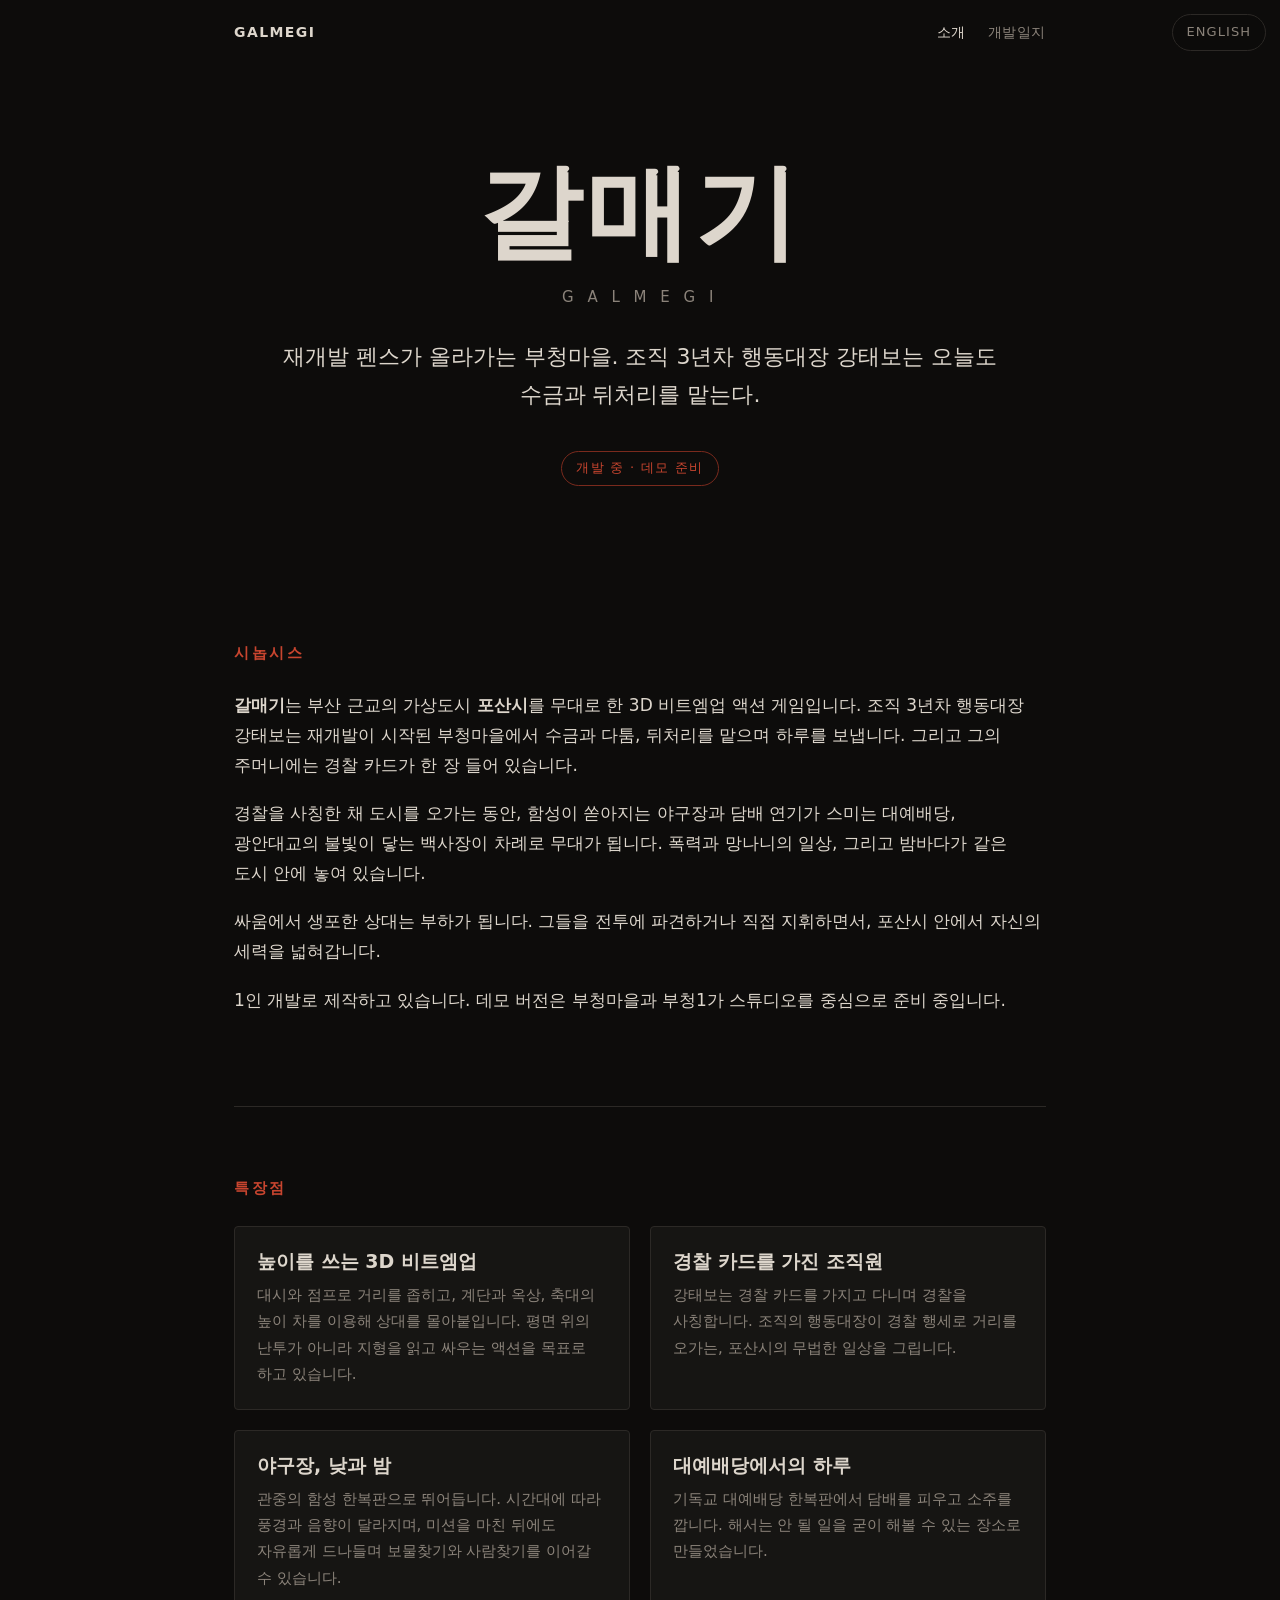
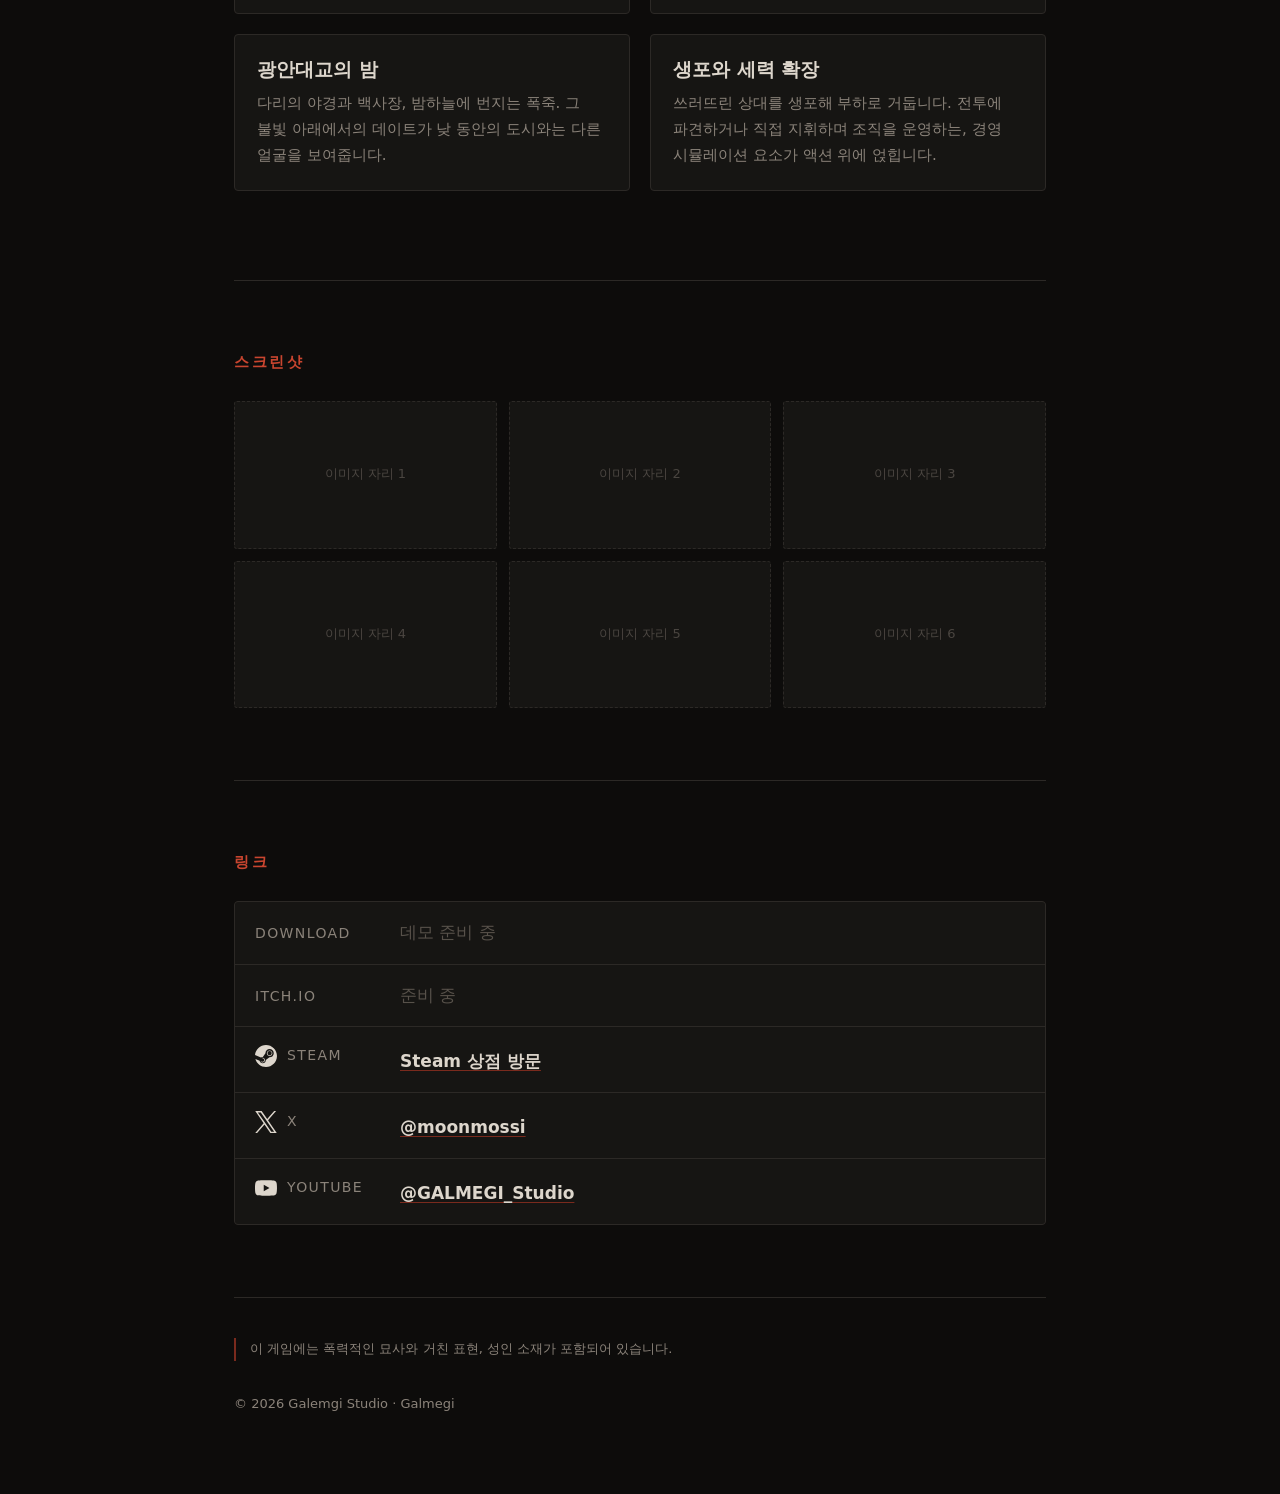
<file: index.html>
<!DOCTYPE html>
<html lang="ko">
<head>
<meta charset="utf-8">
<meta name="viewport" content="width=device-width, initial-scale=1">
<title>Galmegi / 갈매기</title>
<meta name="description" content="부산 근교의 가상도시 포산시를 무대로 한 3D 비트엠업 액션 게임. 1인 개발 중.">
<meta property="og:title" content="Galmegi / 갈매기">
<meta property="og:description" content="부산 근교의 가상도시 포산시를 무대로 한 3D 비트엠업 액션 게임. 1인 개발 중.">
<meta property="og:type" content="website">
<!-- 대표 이미지가 정해지면 아래 주석을 풀고 파일명을 넣을 것 (SNS 공유 썸네일)
<meta property="og:image" content="https://moonmossi.github.io/galmegi-site/img/hero.webp"> -->
<link rel="stylesheet" href="style.css">
</head>
<body>

<!-- 한/영 전환. 스크립트 없이 체크박스 + CSS 로만 동작한다. -->
<input type="checkbox" id="lang-en" hidden>
<label for="lang-en" class="lang-toggle"><span class="ko">ENGLISH</span><span class="en">한국어</span></label>

<div class="wrap">

  <nav class="site-nav">
    <span class="brand">GALMEGI</span>
    <a href="index.html" aria-current="page"><span class="ko">소개</span><span class="en">About</span></a>
    <a href="devlog.html"><span class="ko">개발일지</span><span class="en">Devlog</span></a>
  </nav>

  <header class="hero">
    <h1>갈매기</h1>
    <p class="sub">G A L M E G I</p>

    <!-- 로그라인 초안. 문구는 다듬어 쓸 것. -->
    <p class="logline">
      <span class="ko">재개발 펜스가 올라가는 부청마을. 조직 3년차 행동대장 강태보는 오늘도 수금과 뒤처리를 맡는다.</span>
      <span class="en">Bucheong Village, where the redevelopment fences are going up. Taebo Kang, three years an enforcer, spends another day on collections and cleanup.</span>
    </p>

    <p class="status">
      <span class="ko">개발 중 · 데모 준비</span>
      <span class="en">In development · demo in progress</span>
    </p>
  </header>

  <!-- ══ 시놉시스 ═══════════════════════════════════════ -->
  <section>
    <h2><span class="ko">시놉시스</span><span class="en">Synopsis</span></h2>
    <p>
      <span class="ko"><strong>갈매기</strong>는 부산 근교의 가상도시 <strong>포산시</strong>를 무대로 한 3D 비트엠업 액션 게임입니다.
        조직 3년차 행동대장 강태보는 재개발이 시작된 부청마을에서 수금과 다툼, 뒤처리를 맡으며 하루를 보냅니다.
        그리고 그의 주머니에는 경찰 카드가 한 장 들어 있습니다.</span>
      <span class="en"><strong>Galmegi</strong> is a 3D beat ’em up set in <strong>Pusan City</strong>, a fictional city on the outskirts of Busan.
        Taebo Kang, three years an enforcer, spends his days on collections, fights, and cleanup in Bucheong Village, where redevelopment has just begun.
        And in his pocket, he carries a police ID.</span>
    </p>
    <p>
      <span class="ko">경찰을 사칭한 채 도시를 오가는 동안, 함성이 쏟아지는 야구장과 담배 연기가 스미는 대예배당,
        광안대교의 불빛이 닿는 백사장이 차례로 무대가 됩니다. 폭력과 망나니의 일상, 그리고 밤바다가 같은 도시 안에 놓여 있습니다.</span>
      <span class="en">Passing himself off as an officer, he moves through a stadium roaring with fans, a grand sanctuary filling with cigarette smoke,
        and a beach touched by the lights of Gwangandaegyo Bridge. Violence, reckless living, and the night sea all sit inside the same city.</span>
    </p>
    <p>
      <span class="ko">싸움에서 생포한 상대는 부하가 됩니다. 그들을 전투에 파견하거나 직접 지휘하면서, 포산시 안에서 자신의 세력을 넓혀갑니다.</span>
      <span class="en">Anyone taken alive in a fight joins your crew. Dispatch them into battle or command them yourself, and expand your own power within Pusan City.</span>
    </p>
    <p>
      <span class="ko">1인 개발로 제작하고 있습니다. 데모 버전은 부청마을과 부청1가 스튜디오를 중심으로 준비 중입니다.</span>
      <span class="en">Developed by one person. The demo build is being prepared around Bucheong Village and the Bucheong 1-ga studio.</span>
    </p>
  </section>

  <!-- ══ 특장점 ═════════════════════════════════════════ -->
  <section>
    <h2><span class="ko">특장점</span><span class="en">Features</span></h2>
    <ul class="features">
      <li>
        <h3><span class="ko">높이를 쓰는 3D 비트엠업</span><span class="en">A 3D beat ’em up that uses height</span></h3>
        <p><span class="ko">대시와 점프로 거리를 좁히고, 계단과 옥상, 축대의 높이 차를 이용해 상대를 몰아붙입니다.
             평면 위의 난투가 아니라 지형을 읽고 싸우는 액션을 목표로 하고 있습니다.</span>
           <span class="en">Close the distance with dashes and jumps, and press your opponent using the height of stairs, rooftops, and retaining walls.
             The aim is combat that reads the terrain, rather than a brawl on a flat plane.</span></p>
      </li>
      <li>
        <h3><span class="ko">경찰 카드를 가진 조직원</span><span class="en">An enforcer with a police ID</span></h3>
        <p><span class="ko">강태보는 경찰 카드를 가지고 다니며 경찰을 사칭합니다.
             조직의 행동대장이 경찰 행세로 거리를 오가는, 포산시의 무법한 일상을 그립니다.</span>
           <span class="en">Taebo Kang carries a police ID and passes himself off as an officer.
             The game depicts the lawless ordinary life of Pusan City, where a gang enforcer can walk the streets playing cop.</span></p>
      </li>
      <li>
        <h3><span class="ko">야구장, 낮과 밤</span><span class="en">The stadium, day and night</span></h3>
        <p><span class="ko">관중의 함성 한복판으로 뛰어듭니다. 시간대에 따라 풍경과 음향이 달라지며,
             미션을 마친 뒤에도 자유롭게 드나들며 보물찾기와 사람찾기를 이어갈 수 있습니다.</span>
           <span class="en">Step into the middle of the crowd’s roar. Scenery and sound change with the time of day,
             and once the mission is over you can return freely to keep hunting for treasure and searching for people.</span></p>
      </li>
      <li>
        <h3><span class="ko">대예배당에서의 하루</span><span class="en">A day in the sanctuary</span></h3>
        <p><span class="ko">기독교 대예배당 한복판에서 담배를 피우고 소주를 깝니다.
             해서는 안 될 일을 굳이 해볼 수 있는 장소로 만들었습니다.</span>
           <span class="en">Light a cigarette and crack open a bottle of soju in the middle of a grand Christian sanctuary.
             We built it as a place where you can go out of your way to do what you are not supposed to do.</span></p>
      </li>
      <li>
        <h3><span class="ko">광안대교의 밤</span><span class="en">A night beneath Gwangandaegyo</span></h3>
        <p><span class="ko">다리의 야경과 백사장, 밤하늘에 번지는 폭죽.
             그 불빛 아래에서의 데이트가 낮 동안의 도시와는 다른 얼굴을 보여줍니다.</span>
           <span class="en">The bridge at night, the sand, and fireworks spreading across the sky.
             A date beneath those lights shows a different face of the city than the one you see by day.</span></p>
      </li>
      <li>
        <h3><span class="ko">생포와 세력 확장</span><span class="en">Capture and expansion</span></h3>
        <p><span class="ko">쓰러뜨린 상대를 생포해 부하로 거둡니다.
             전투에 파견하거나 직접 지휘하며 조직을 운영하는, 경영 시뮬레이션 요소가 액션 위에 얹힙니다.</span>
           <span class="en">Take the ones you knock down alive and bring them into your crew.
             A management layer sits on top of the action: dispatch them into battle or command them yourself as your organization grows.</span></p>
      </li>
    </ul>
  </section>

  <!-- ══ 스크린샷 ══════════════════════════════════════
       실제 이미지를 넣을 때: 아래 <li class="slot"> 를 이 형태로 교체.
       <li><a href="img/파일.webp"><img src="img/파일.webp" alt="설명" loading="lazy"></a></li>
       원본은 ...\Desktop\Godot\스크린샷\ 에 있고, 긴 변 1600px / WebP 로 변환해 img/ 에 넣을 것. -->
  <section>
    <h2><span class="ko">스크린샷</span><span class="en">Screenshots</span></h2>
    <ul class="shots">
      <li class="slot">이미지 자리 1</li>
      <li class="slot">이미지 자리 2</li>
      <li class="slot">이미지 자리 3</li>
      <li class="slot">이미지 자리 4</li>
      <li class="slot">이미지 자리 5</li>
      <li class="slot">이미지 자리 6</li>
    </ul>
  </section>

  <!-- ══ 링크 ══════════════════════════════════════════
       정해지면 <span class="pending"> 을 <a href="..."> 로 교체.
       빈 링크(href="#")는 두지 말 것. -->
  <section>
    <h2><span class="ko">링크</span><span class="en">Links</span></h2>
    <ul class="links">
      <li>
        <span class="label">DOWNLOAD</span>
        <span class="pending"><span class="ko">데모 준비 중</span><span class="en">Demo in progress</span></span>
      </li>
      <li>
        <span class="label">ITCH.IO</span>
        <span class="pending"><span class="ko">준비 중</span><span class="en">Coming soon</span></span>
      </li>
      <li>
        <span class="label"><img class="link-icon" src="img/steam.svg" width="22" height="22" alt="">STEAM</span>
        <a href="https://store.steampowered.com/app/4889070/_/?beta=0"><span class="ko">Steam 상점 방문</span><span class="en">Visit Steam store</span></a>
      </li>
      <li>
        <span class="label"><img class="link-icon" src="img/x.svg" width="22" height="22" alt="">X</span>
        <a href="https://x.com/moonmossi">@moonmossi</a>
      </li>
      <li>
        <span class="label"><img class="link-icon" src="img/youtube.svg" width="22" height="22" alt="">YOUTUBE</span>
        <a href="https://www.youtube.com/@GALMEGI_Studio">@GALMEGI_Studio</a>
      </li>
    </ul>
  </section>

  <footer>
    <p class="notice">
      <span class="ko">이 게임에는 폭력적인 묘사와 거친 표현, 성인 소재가 포함되어 있습니다.</span>
      <span class="en">This game contains graphic violence, strong language, and adult themes.</span>
    </p>
    <p>© 2026 Galemgi Studio · Galmegi</p>
  </footer>

</div>
</body>
</html>
</file>
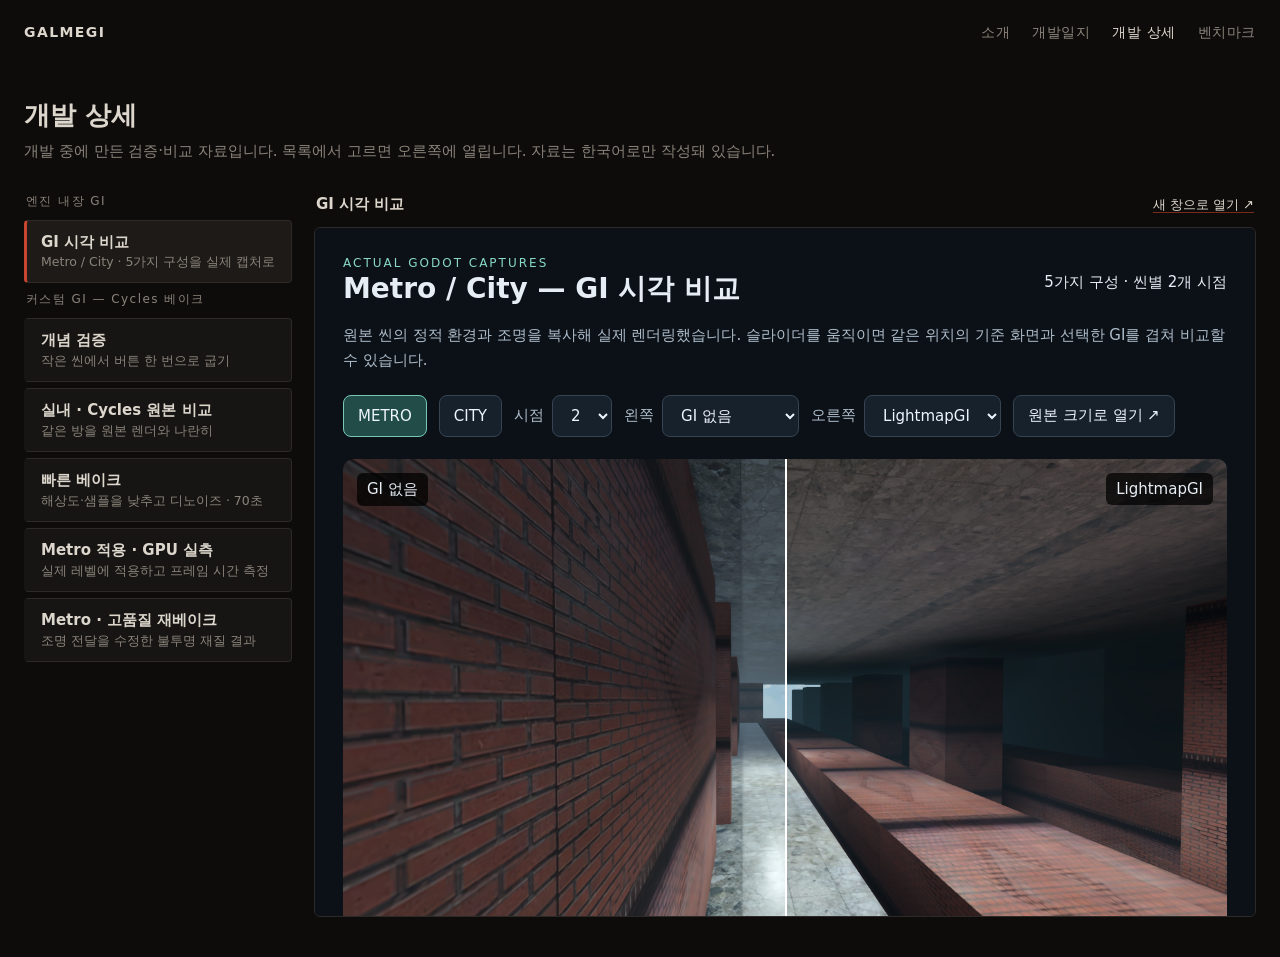
<file: dev/index.html>
<!DOCTYPE html>
<html lang="ko">
<head>
<meta charset="utf-8">
<meta name="viewport" content="width=device-width, initial-scale=1">
<title>개발 상세 — Galmegi</title>
<meta name="description" content="Galmegi 개발 과정에서 만든 검증·비교 자료 모음.">
<link rel="stylesheet" href="../style.css">
<style>
/* 이 페이지는 비교 자료를 넓게 띄워야 해서 공용 .wrap(860px)을 쓰지 않는다. */
.lab-wrap { max-width: 1500px; margin: 0 auto; padding: 0 24px; }

.lab-head { padding: 34px 0 26px; }
.lab-head h1 { margin: 0 0 6px; font-size: 26px; }
.lab-head p { margin: 0; color: var(--text-dim); font-size: 15px; }

/* 목록(왼쪽) + 본문(오른쪽) */
.lab { display: grid; grid-template-columns: 268px 1fr; gap: 22px; padding-bottom: 40px; }

.lab-list { align-self: start; position: sticky; top: 20px; }
.lab-group {
  margin: 0 0 8px; padding-left: 2px;
  font-size: 12px; letter-spacing: .12em; color: var(--text-dim);
}
.lab-group + .lab-group { margin-top: 22px; }
.lab-list a {
  display: block; padding: 11px 14px; margin-bottom: 6px;
  border: 1px solid var(--line); border-left: 3px solid transparent; border-radius: 4px;
  background: var(--bg-raised); text-decoration: none; line-height: 1.45;
}
.lab-list a:hover { border-color: var(--accent-dim); border-left-color: var(--accent-dim); }
.lab-list a[aria-current="true"] { border-left-color: var(--accent); background: #1d1a17; }
.lab-list .t { display: block; font-size: 15px; font-weight: 600; }
.lab-list .d { display: block; font-size: 12.5px; color: var(--text-dim); }

.lab-view { min-width: 0; }
.lab-bar {
  display: flex; align-items: baseline; gap: 16px;
  padding: 0 2px 10px;
  font-size: 13px; color: var(--text-dim);
}
.lab-bar .now { margin-right: auto; color: var(--text); font-size: 15px; font-weight: 600; }
.lab-bar a { white-space: nowrap; }
.lab-view iframe {
  display: block; width: 100%; height: calc(100vh - 210px); min-height: 540px;
  border: 1px solid var(--line); border-radius: 6px; background: #101217;
}

/* JS가 없으면 목록이 그냥 링크 모음으로 동작한다. */
.no-js .lab { grid-template-columns: 1fr; }
.no-js .lab-view { display: none; }

@media (max-width: 900px) {
  .lab { grid-template-columns: 1fr; }
  .lab-list { position: static; }
  .lab-view iframe { height: 72vh; min-height: 420px; }
}
@media (max-width: 1120px) {
  .lab-head { padding-top: 20px; }
}
</style>
</head>
<body class="no-js">

<div class="lab-wrap">

  <nav class="site-nav">
    <span class="brand">GALMEGI</span>
    <a href="../index.html"><span class="ko">소개</span><span class="en">About</span></a>
    <a href="../devlog.html"><span class="ko">개발일지</span><span class="en">Devlog</span></a>
    <a href="index.html" aria-current="page"><span class="ko">개발 상세</span><span class="en">Dev Details</span></a>
    <a href="../benchmark/index.html"><span class="ko">벤치마크</span><span class="en">Benchmark</span></a>
  </nav>

  <div class="lab-head">
    <h1>개발 상세</h1>
    <p>개발 중에 만든 검증·비교 자료입니다. 목록에서 고르면 오른쪽에 열립니다. 자료는 한국어로만 작성돼 있습니다.</p>
  </div>

  <div class="lab">

    <!-- ═══════════════════════════════════════════════════════════════
         자료 추가하는 법: 이 목록 안에 아래 블록을 붙여넣으면 끝.
         JS가 <a> 를 자동으로 훑으므로 스크립트는 고칠 필요가 없다.

           <a id="영문이름" href="경로" data-src="경로">
             <span class="t">제목</span>
             <span class="d">한 줄 설명</span>
           </a>

         · href 와 data-src 에 같은 값을 넣는다.
           href 는 JS가 없을 때, data-src 는 오른쪽에 띄울 때 쓴다.
         · 경로는 이 파일(dev/index.html) 기준 상대경로.
         · id 는 주소 끝에 #영문이름 으로 붙어 링크 공유에 쓰인다.
         · 새 분류를 만들려면 <p class="lab-group">분류명</p> 을 앞에 둔다.
         · 끼워 넣는 페이지가 자체 사이트 메뉴를 갖고 있으면
           그 페이지에서 self!==top 일 때 메뉴를 숨겨야 액자 속 액자가 안 된다.
           (gi-comparison/index.html 맨 아래 참고)
         ═══════════════════════════════════════════════════════════════ -->
    <nav class="lab-list" id="list" aria-label="자료 목록">

      <p class="lab-group">엔진 내장 GI</p>
      <a id="engine" href="../gi-comparison/index.html" data-src="../gi-comparison/index.html">
        <span class="t">GI 시각 비교</span>
        <span class="d">Metro / City · 5가지 구성을 실제 캡처로</span>
      </a>

      <p class="lab-group">커스텀 GI — Cycles 베이크</p>
      <a id="demo" href="gi/demo/compare.html" data-src="gi/demo/compare.html">
        <span class="t">개념 검증</span>
        <span class="d">작은 씬에서 버튼 한 번으로 굽기</span>
      </a>
      <a id="interior" href="gi/interior/compare.html" data-src="gi/interior/compare.html">
        <span class="t">실내 · Cycles 원본 비교</span>
        <span class="d">같은 방을 원본 렌더와 나란히</span>
      </a>
      <a id="fast" href="gi/fast/compare.html" data-src="gi/fast/compare.html">
        <span class="t">빠른 베이크</span>
        <span class="d">해상도·샘플을 낮추고 디노이즈 · 70초</span>
      </a>
      <a id="metro" href="gi/metro/compare.html" data-src="gi/metro/compare.html">
        <span class="t">Metro 적용 · GPU 실측</span>
        <span class="d">실제 레벨에 적용하고 프레임 시간 측정</span>
      </a>
      <a id="metro-quality" href="gi/metro_quality/compare.html" data-src="gi/metro_quality/compare.html">
        <span class="t">Metro · 고품질 재베이크</span>
        <span class="d">조명 전달을 수정한 불투명 재질 결과</span>
      </a>

    </nav>

    <div class="lab-view">
      <div class="lab-bar">
        <span class="now" id="now"></span>
        <a id="open" href="" target="_blank" rel="noopener">새 창으로 열기 ↗</a>
      </div>
      <iframe id="view" title="선택한 자료"></iframe>
    </div>

  </div>
</div>

<script>
document.body.classList.remove('no-js');

const items = [...document.querySelectorAll('#list a')];
const view = document.getElementById('view');

function show(item, push) {
  items.forEach(a => a.setAttribute('aria-current', String(a === item)));
  view.src = item.dataset.src;
  document.getElementById('open').href = item.dataset.src;
  document.getElementById('now').textContent = item.querySelector('.t').textContent;
  if (push && location.hash !== '#' + item.id) history.pushState(null, '', '#' + item.id);
}

function fromHash() {
  show(items.find(a => a.id === location.hash.slice(1)) || items[0], false);
}

items.forEach(a => a.addEventListener('click', e => { e.preventDefault(); show(a, true); }));
addEventListener('popstate', fromHash);
fromHash();
</script>

</body>
</html>
</file>
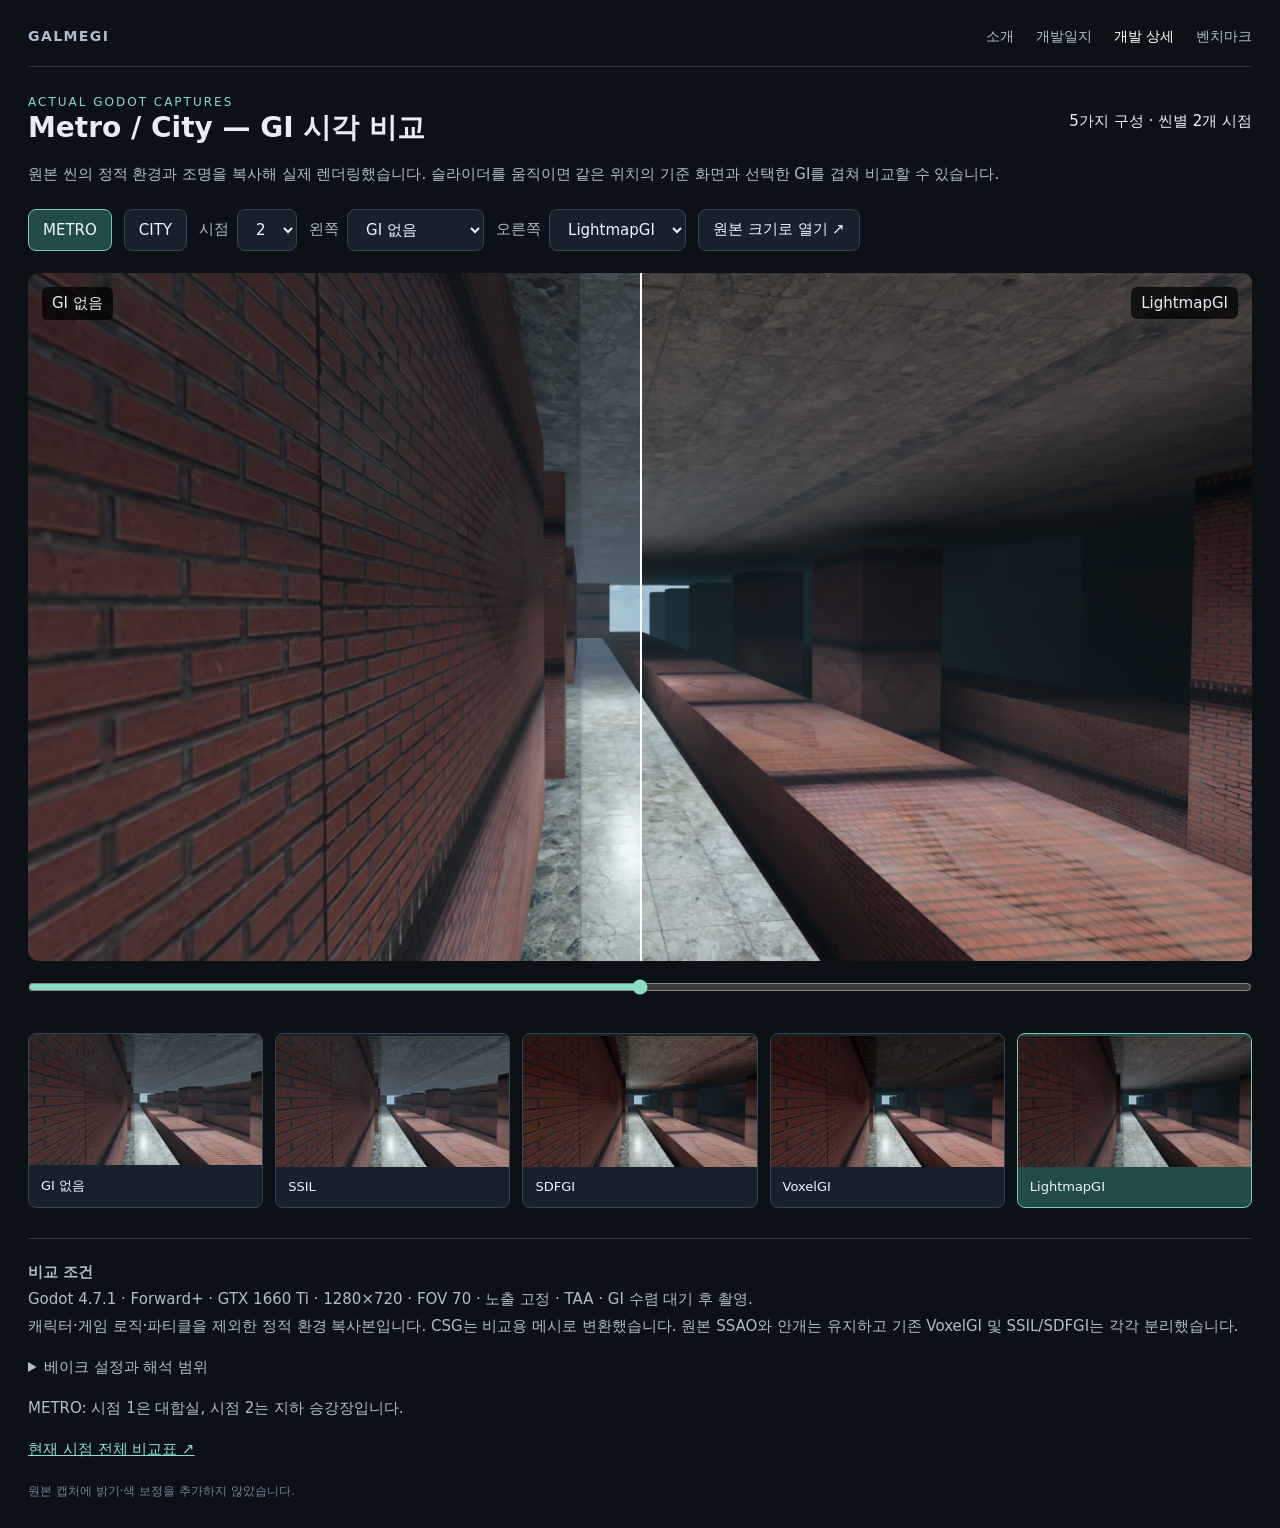
<file: gi-comparison/index.html>
<!doctype html><html lang="ko"><meta charset="utf-8"><meta name="viewport" content="width=device-width, initial-scale=1"><title>GI 비교 — Galmegi</title>
<style>*{box-sizing:border-box}body{margin:0;background:#0c1117;color:#e7edf4;font:15px system-ui,sans-serif}main{max-width:1500px;margin:auto;padding:28px}h1{margin:0;font-size:28px}p{color:#aebdcb;line-height:1.65}header{display:flex;align-items:center;justify-content:space-between;gap:20px}.tag{color:#89d9c5;font-size:12px;letter-spacing:2px}.controls{display:flex;gap:12px;flex-wrap:wrap;margin:22px 0}button,select,a.btn{border:1px solid #354352;border-radius:8px;background:#17212b;color:#edf5ff;padding:10px 14px;font:inherit;cursor:pointer;text-decoration:none}button.active{background:#214c47;border-color:#78c8b5}label{display:flex;align-items:center;gap:8px;color:#aebdcb}.frame{position:relative;aspect-ratio:16/9;background:black;border-radius:10px;overflow:hidden}.frame img{position:absolute;width:100%;height:100%;object-fit:contain}.after{clip-path:inset(0 0 0 var(--cut,50%))}.line{position:absolute;top:0;bottom:0;left:var(--cut,50%);width:2px;background:white;pointer-events:none}.badge{position:absolute;top:14px;padding:7px 10px;background:#000b;border-radius:6px}.left{left:14px}.right{right:14px}input[type=range]{width:100%;accent-color:#86ddc4;margin:18px 0}.cards{display:grid;grid-template-columns:repeat(5,1fr);gap:12px;margin:20px 0}.cards button{padding:0;overflow:hidden;text-align:left}.cards img{width:100%;display:block}.cards span{display:block;padding:12px;font-size:13px}.notes{border-top:1px solid #293541;margin-top:30px;padding-top:20px;color:#aebdcb;line-height:1.8}a{color:#8edecd}details{margin:14px 0}footer{font-size:12px;color:#718396;margin-top:20px}@media(max-width:750px){main{padding:14px}.cards{grid-template-columns:repeat(2,1fr)}header{display:block}h1{font-size:24px}}.site-nav{display:flex;flex-wrap:wrap;align-items:baseline;gap:22px;margin-bottom:28px;padding:0 0 20px;border-bottom:1px solid #293541;font-size:14px}.site-nav .brand{font-weight:700;letter-spacing:.1em;margin-right:auto}.site-nav a{color:#aebdcb;text-decoration:none;white-space:nowrap}.site-nav a:hover,.site-nav a[aria-current=page]{color:#fff}</style>
<main><nav class="site-nav" aria-label="사이트 메뉴"><a class="brand" href="../index.html">GALMEGI</a><a href="../index.html">소개</a><a href="../devlog.html">개발일지</a><a href="../dev/index.html" aria-current="page">개발 상세</a><a href="../benchmark/index.html">벤치마크</a></nav><header><div><div class="tag">ACTUAL GODOT CAPTURES</div><h1>Metro / City — GI 시각 비교</h1></div><span>5가지 구성 · 씬별 2개 시점</span></header>
<p>원본 씬의 정적 환경과 조명을 복사해 실제 렌더링했습니다. 슬라이더를 움직이면 같은 위치의 기준 화면과 선택한 GI를 겹쳐 비교할 수 있습니다.</p>
<div class="controls"><button id="metro" onclick="setScene('metro')">METRO</button><button id="city" onclick="setScene('city')">CITY</button><label>시점 <select id="view" onchange="refresh()"><option value="1">1</option><option value="2">2</option></select></label><label>왼쪽 <select id="before" onchange="refresh()"></select></label><label>오른쪽 <select id="after" onchange="refresh()"></select></label><a class="btn" id="full" target="_blank">원본 크기로 열기 ↗</a></div>
<div class="frame" id="frame"><img id="a"><img id="b" class="after"><div class="line"></div><span class="badge left" id="al"></span><span class="badge right" id="bl"></span></div>
<input aria-label="비교 경계" type="range" min="0" max="100" value="50" oninput="document.getElementById('frame').style.setProperty('--cut',this.value+'%')"><div id="cards" class="cards"></div>
<div class="notes"><strong>비교 조건</strong><br>Godot 4.7.1 · Forward+ · GTX 1660 Ti · 1280×720 · FOV 70 · 노출 고정 · TAA · GI 수렴 대기 후 촬영.<br>캐릭터·게임 로직·파티클을 제외한 정적 환경 복사본입니다. CSG는 비교용 메시로 변환했습니다. 원본 SSAO와 안개는 유지하고 기존 VoxelGI 및 SSIL/SDFGI는 각각 분리했습니다.
<details><summary>베이크 설정과 해석 범위</summary>LightmapGI: Low, 2 bounces, directional, denoiser, atlas 2048. UV2 텍셀 크기 metro 0.20m / city 0.50m. metro는 Interior, city는 Scene 환경광 사용. VoxelGI: subdivision 256, metro 72×40×150m / city 180×80×160m. SDFGI: 최소 셀 metro 0.15m / city 0.30m, occlusion 사용. SSIL은 화면 공간 간접광으로 완전한 월드 GI와 구분합니다.<br>metro 단독 씬에 WorldEnvironment가 없어 city에서 쓰는 공용 환경을 적용했습니다. 원본의 숨겨진 천장은 그대로 숨겨져 있습니다. city 도로의 차선 UV2 충돌은 비교용 복사본에서만 별도 좌표로 분리해 해결했습니다. 원본 도로 셰이더는 수정하지 않았습니다. 변형되는 수면 등의 런타임 효과와 동적 그림자 품질은 이 정적 비교의 검증 대상이 아닙니다. 저품질 더미 결과이므로 최종 베이크 품질이나 FPS 개선을 뜻하지 않습니다.</details>
<p id="summary"></p><a id="sheet" target="_blank">현재 시점 전체 비교표 ↗</a></div><footer>원본 캡처에 밝기·색 보정을 추가하지 않았습니다.</footer></main>
<script>const modes=['none','ssil','sdfgi','voxel','lightmap'], labels=['GI 없음','SSIL','SDFGI','VoxelGI','LightmapGI'];let scene='metro';const $=id=>document.getElementById(id);for(const id of ['before','after'])modes.forEach((m,i)=>$(id).add(new Option(labels[i],m)));$('after').value='lightmap';function path(m){return `${scene}_${m}_${$('view').value}.png`}function setScene(s){scene=s;refresh()}function refresh(){for(const s of ['metro','city'])$(s).classList.toggle('active',s===scene);$('a').src=path($('before').value);$('b').src=path($('after').value);$('al').textContent=labels[modes.indexOf($('before').value)];$('bl').textContent=labels[modes.indexOf($('after').value)];$('full').href=path($('after').value);$('sheet').href=`${scene}_overview_${$('view').value}.jpg`;$('cards').replaceChildren();modes.forEach((m,i)=>{let b=document.createElement('button');b.className=m===$('after').value?'active':'';b.innerHTML=`<img src="${path(m)}"><span>${labels[i]}</span>`;b.onclick=()=>{$('after').value=m;refresh()};$('cards').append(b)});$('summary').textContent=scene==='metro'?'METRO: 시점 1은 대합실, 시점 2는 지하 승강장입니다.':'CITY: 두 거리 시점에서 건물 그늘과 바닥의 간접광을 비교합니다.'}if(self!==top)document.querySelector('.site-nav').remove();/* 개발 상세 안에 끼워 넣을 때는 사이트 메뉴를 숨긴다 */
$("view").value="2";refresh();</script></html>
</file>
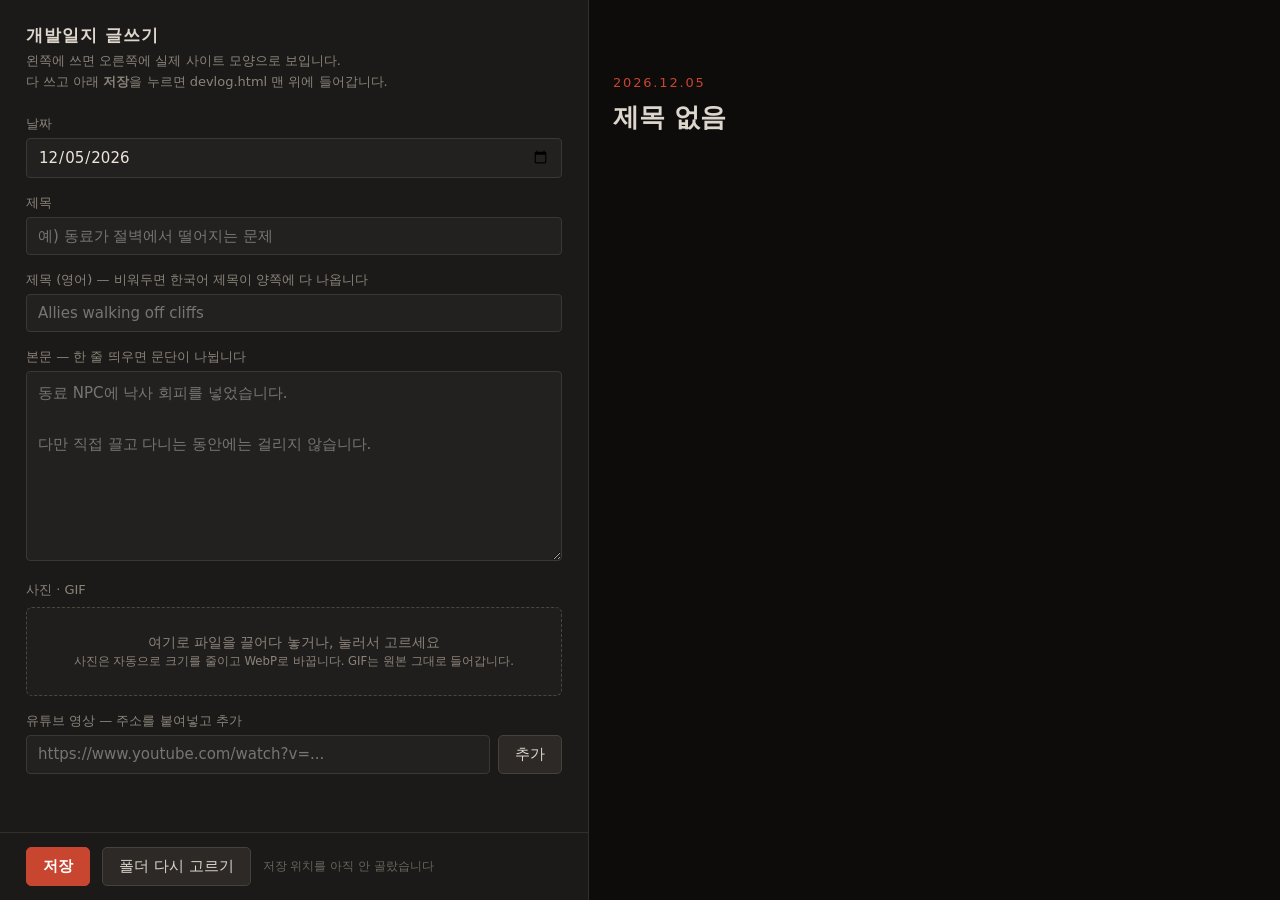
<file: write.html>
<!DOCTYPE html>
<html lang="ko">
<head>
<meta charset="utf-8">
<meta name="viewport" content="width=device-width, initial-scale=1">
<title>개발일지 글쓰기</title>
<style>
  * { box-sizing: border-box; }
  body {
    margin: 0; height: 100vh; display: flex;
    font-family: "Pretendard","Apple SD Gothic Neo","Malgun Gothic",system-ui,sans-serif;
    background: #1b1a19; color: #ddd6cc; font-size: 15px;
  }
  .pane { height: 100vh; overflow-y: auto; }
  .form { width: 46%; min-width: 380px; padding: 24px 26px 80px; border-right: 1px solid #33302c; }
  .preview { flex: 1; background: #0d0c0b; }
  .preview iframe { width: 100%; height: 100%; border: 0; display: block; }

  h1 { font-size: 17px; letter-spacing: .06em; margin: 0 0 4px; }
  .hint { font-size: 13px; color: #8b837a; margin: 0 0 22px; line-height: 1.6; }

  label { display: block; font-size: 13px; color: #8b837a; margin: 16px 0 5px; }
  input[type=text], input[type=date], textarea {
    width: 100%; padding: 9px 11px; font: inherit;
    color: #ece5da; background: #232120; border: 1px solid #3b3733; border-radius: 4px;
  }
  input:focus, textarea:focus { outline: none; border-color: #c8452f; }
  textarea { min-height: 190px; resize: vertical; line-height: 1.7; }

  .drop {
    margin-top: 8px; padding: 26px; text-align: center; font-size: 14px; color: #8b837a;
    border: 1px dashed #4a453f; border-radius: 6px; background: #201e1d; cursor: pointer;
  }
  .drop.over { border-color: #c8452f; color: #ddd6cc; background: #2a2422; }

  .media { list-style: none; padding: 0; margin: 12px 0 0; display: grid; gap: 8px; }
  .media li {
    display: flex; gap: 10px; align-items: center;
    padding: 8px; background: #232120; border: 1px solid #33302c; border-radius: 5px;
  }
  .media img { width: 76px; height: 46px; object-fit: cover; border-radius: 3px; flex: none; }
  .media .yt { width: 76px; height: 46px; display: grid; place-items: center; background: #000; border-radius: 3px; flex: none; font-size: 11px; color: #c8452f; }
  .media .meta { flex: 1; min-width: 0; }
  .media .fname { font-size: 12px; color: #8b837a; white-space: nowrap; overflow: hidden; text-overflow: ellipsis; }
  .media input { width: 100%; margin-top: 4px; padding: 5px 8px; font-size: 13px; }
  .media button { flex: none; background: none; border: 0; color: #8b837a; font-size: 17px; cursor: pointer; padding: 4px 8px; }
  .media button:hover { color: #c8452f; }
  .warn { font-size: 12px; color: #e0a03a; margin-top: 4px; }

  .row { display: flex; gap: 8px; }
  .row input { flex: 1; }
  .btn {
    padding: 9px 16px; font: inherit; color: #ddd6cc;
    background: #2c2926; border: 1px solid #46413b; border-radius: 5px; cursor: pointer;
  }
  .btn:hover { border-color: #c8452f; }
  .save {
    position: fixed; bottom: 0; left: 0; width: 46%; min-width: 380px;
    padding: 14px 26px; background: #1b1a19; border-top: 1px solid #33302c; border-right: 1px solid #33302c;
    display: flex; gap: 12px; align-items: center;
  }
  .save .btn.primary { background: #c8452f; border-color: #c8452f; color: #fff; font-weight: 600; }
  .save .btn.primary:hover { background: #d9503a; }
  .savemeta { min-width: 0; line-height: 1.45; }
  #status { font-size: 13px; color: #8b837a; display: block; }
  #status.ok { color: #6fbf73; }
  #status.err { color: #e05b45; }
  #folderName { font-size: 12px; color: #6b645c; display: block; }
  .blocked { padding: 40px; line-height: 1.8; }
  .blocked code { background: #232120; padding: 2px 6px; border-radius: 3px; }
</style>
</head>
<body>

<div class="pane form">
  <h1>개발일지 글쓰기</h1>
  <p class="hint">
    왼쪽에 쓰면 오른쪽에 실제 사이트 모양으로 보입니다.<br>
    다 쓰고 아래 <b>저장</b>을 누르면 devlog.html 맨 위에 들어갑니다.
  </p>

  <label for="date">날짜</label>
  <input type="date" id="date">

  <label for="title">제목</label>
  <input type="text" id="title" placeholder="예) 동료가 절벽에서 떨어지는 문제">

  <label for="titleEn">제목 (영어) — 비워두면 한국어 제목이 양쪽에 다 나옵니다</label>
  <input type="text" id="titleEn" placeholder="Allies walking off cliffs">

  <label for="body">본문 — 한 줄 띄우면 문단이 나뉩니다</label>
  <textarea id="body" placeholder="동료 NPC에 낙사 회피를 넣었습니다.&#10;&#10;다만 직접 끌고 다니는 동안에는 걸리지 않습니다."></textarea>

  <label>사진 · GIF</label>
  <div class="drop" id="drop">
    여기로 파일을 끌어다 놓거나, 눌러서 고르세요<br>
    <small>사진은 자동으로 크기를 줄이고 WebP로 바꿉니다. GIF는 원본 그대로 들어갑니다.</small>
  </div>
  <input type="file" id="file" accept="image/*" multiple hidden>

  <label for="yt">유튜브 영상 — 주소를 붙여넣고 추가</label>
  <div class="row">
    <input type="text" id="yt" placeholder="https://www.youtube.com/watch?v=...">
    <button class="btn" id="ytAdd">추가</button>
  </div>

  <ul class="media" id="mediaList"></ul>
</div>

<div class="pane preview"><iframe id="pv" title="미리보기"></iframe></div>

<div class="save">
  <button class="btn primary" id="saveBtn">저장</button>
  <button class="btn" id="folderBtn">폴더 다시 고르기</button>
  <div class="savemeta">
    <span id="status"></span>
    <span id="folderName"></span>
  </div>
</div>

<script>
const $ = s => document.querySelector(s);
const media = [];            // {kind:'img'|'yt', name, blob, url, caption, bytes}
let dirHandle = null;

/* ── 저장 폴더 기억하기 (IndexedDB) ───────────────────── */
/* 폴더를 기억하는 건 편의 기능일 뿐이다. 여기가 막히거나 느려도
   저장 자체는 되어야 하므로, 실패하면 조용히 포기하고 넘어간다.
   (시크릿 모드나 쿠키 차단 설정에서 IndexedDB 가 막히면 응답이 없다) */
function db() {
  return new Promise((res, rej) => {
    let done = false;
    const fin = fn => v => { if (!done) { done = true; fn(v); } };
    const r = indexedDB.open('galmegi-write', 1);
    r.onupgradeneeded = () => r.result.createObjectStore('kv');
    r.onsuccess = () => fin(res)(r.result);
    r.onerror   = () => fin(rej)(r.error);
    r.onblocked = () => fin(rej)(new Error('blocked'));
    setTimeout(() => fin(rej)(new Error('timeout')), 3000);
  });
}
async function kvSet(k, v) {
  try {
    const d = await db();
    await new Promise((res, rej) => {
      const t = d.transaction('kv', 'readwrite');
      t.objectStore('kv').put(v, k);
      t.oncomplete = res; t.onerror = () => rej(t.error); t.onabort = () => rej(t.error);
    });
  } catch { /* 다음에 폴더를 다시 물어볼 뿐이다 */ }
}
async function kvGet(k) {
  try {
    const d = await db();
    return await new Promise((res, rej) => {
      const t = d.transaction('kv', 'readonly');
      const q = t.objectStore('kv').get(k);
      q.onsuccess = () => res(q.result);
      q.onerror = () => rej(q.error); t.onabort = () => rej(t.error);
    });
  } catch { return undefined; }
}

/* ── 유틸 ─────────────────────────────────────────────── */
const esc = s => s.replace(/&/g, '&amp;').replace(/</g, '&lt;').replace(/>/g, '&gt;').replace(/"/g, '&quot;');
const kb = n => n < 1024 * 1024 ? Math.round(n / 1024) + ' KB' : (n / 1048576).toFixed(1) + ' MB';

function ytId(url) {
  const m = url.match(/(?:youtu\.be\/|v=|embed\/|shorts\/)([\w-]{11})/);
  return m ? m[1] : null;
}

/* 사진: 긴 변 1600px 으로 줄이고 WebP 로 변환.
   GIF 는 캔버스를 거치면 움직임이 사라지므로 원본을 그대로 쓴다. */
async function processImage(file) {
  if (file.type === 'image/gif') {
    return { kind: 'img', ext: 'gif', blob: file, bytes: file.size, url: URL.createObjectURL(file) };
  }
  const bmp = await createImageBitmap(file);
  const scale = Math.min(1, 1600 / Math.max(bmp.width, bmp.height));
  const c = document.createElement('canvas');
  c.width = Math.round(bmp.width * scale);
  c.height = Math.round(bmp.height * scale);
  c.getContext('2d').drawImage(bmp, 0, 0, c.width, c.height);
  const blob = await new Promise(r => c.toBlob(r, 'image/webp', 0.82));
  return { kind: 'img', ext: 'webp', blob, bytes: blob.size, url: URL.createObjectURL(blob) };
}

/* 파일 이름은 날짜 기준으로 자동 생성한다 (한글·공백 파일명은 주소에서 깨짐) */
function renameAll() {
  const d = $('#date').value || 'undated';
  let n = 0;
  media.forEach(m => { if (m.kind === 'img') m.name = d + '-' + (++n) + '.' + m.ext; });
}

/* ── 미디어 목록 ──────────────────────────────────────── */
function drawList() {
  const ul = $('#mediaList');
  ul.innerHTML = '';
  media.forEach((m, i) => {
    const li = document.createElement('li');
    const thumb = m.kind === 'img'
      ? '<img src="' + m.url + '" alt="">'
      : '<span class="yt">YouTube</span>';
    const info = m.kind === 'img'
      ? m.name + ' · ' + kb(m.bytes)
      : 'youtu.be/' + m.id;
    const warn = (m.kind === 'img' && m.bytes > 3 * 1048576)
      ? '<div class="warn">용량이 큽니다 (' + kb(m.bytes) + '). 그대로 올려도 되지만 페이지가 느려집니다.</div>' : '';
    li.innerHTML = thumb +
      '<div class="meta"><div class="fname">' + esc(info) + '</div>' +
      '<input type="text" placeholder="설명 (없으면 비워두세요)" value="' + esc(m.caption || '') + '">' + warn + '</div>' +
      '<button title="빼기">&times;</button>';
    li.querySelector('input').addEventListener('input', e => { m.caption = e.target.value; render(); });
    li.querySelector('button').addEventListener('click', () => { media.splice(i, 1); renameAll(); drawList(); render(); });
    ul.appendChild(li);
  });
}

/* ── 글 HTML 만들기 ───────────────────────────────────── */
function buildArticle(forPreview) {
  const date = $('#date').value || '2026-01-01';
  const ko = $('#title').value.trim() || '제목 없음';
  const en = $('#titleEn').value.trim();
  const shown = date.replace(/-/g, '.');

  const h2 = en
    ? '        <span class="ko">' + esc(ko) + '</span>\n        <span class="en">' + esc(en) + '</span>'
    : '        ' + esc(ko);

  const paras = $('#body').value.trim().split(/\n\s*\n/).filter(Boolean)
    .map(p => '      <p>' + esc(p.trim()).replace(/\n/g, '<br>') + '</p>').join('\n');

  const blocks = media.map(m => {
    const cap = m.caption ? '\n        <figcaption>' + esc(m.caption) + '</figcaption>' : '';
    if (m.kind === 'img') {
      const src = forPreview ? m.url : 'img/' + m.name;
      return '      <figure>\n        <img src="' + src + '" alt="' + esc(m.caption || ko) + '" loading="lazy">' + cap + '\n      </figure>';
    }
    return '      <figure>\n        <div class="embed"><iframe src="https://www.youtube.com/embed/' + m.id +
           '" title="YouTube" allow="accelerometer; clipboard-write; encrypted-media; picture-in-picture" allowfullscreen loading="lazy"></iframe></div>' + cap + '\n      </figure>';
  }).join('\n');

  return '      <article>\n        <time datetime="' + date + '">' + shown + '</time>\n        <h2>\n' +
         h2 + '\n        </h2>\n' + [paras, blocks].filter(Boolean).join('\n') + '\n      </article>';
}

/* ── 미리보기 ─────────────────────────────────────────── */
function render() {
  $('#pv').srcdoc =
    '<!DOCTYPE html><html lang="ko"><head><meta charset="utf-8">' +
    '<link rel="stylesheet" href="style.css"></head><body>' +
    '<div class="wrap"><section><div class="devlog">' + buildArticle(true) +
    '</div></section></div></body></html>';
}

/* ── 입력 연결 ────────────────────────────────────────── */
['#date', '#title', '#titleEn', '#body'].forEach(s => $(s).addEventListener('input', () => { renameAll(); drawList(); render(); }));

const drop = $('#drop');
drop.addEventListener('click', () => $('#file').click());
drop.addEventListener('dragover', e => { e.preventDefault(); drop.classList.add('over'); });
drop.addEventListener('dragleave', () => drop.classList.remove('over'));
drop.addEventListener('drop', e => { e.preventDefault(); drop.classList.remove('over'); addFiles(e.dataTransfer.files); });
$('#file').addEventListener('change', e => addFiles(e.target.files));

async function addFiles(list) {
  for (const f of list) {
    if (!f.type.startsWith('image/')) {
      setStatus(f.name + ' 은(는) 사진이 아닙니다. 동영상은 유튜브에 올리고 주소를 넣어주세요.', 'err');
      continue;
    }
    media.push(Object.assign(await processImage(f), { caption: '' }));
  }
  renameAll(); drawList(); render();
}

$('#ytAdd').addEventListener('click', () => {
  const id = ytId($('#yt').value.trim());
  if (!id) return setStatus('유튜브 주소를 알아볼 수 없습니다.', 'err');
  media.push({ kind: 'yt', id, caption: '' });
  $('#yt').value = '';
  setStatus(''); drawList(); render();
});

function setStatus(msg, cls) { const el = $('#status'); el.textContent = msg; el.className = cls || ''; }

/* ── 저장 ─────────────────────────────────────────────── */

/* 고른 폴더가 맞는 폴더인지(= devlog.html 이 있는지) 확인한다.
   엉뚱한 폴더를 골랐을 때 저장 도중에 알 수 없는 말로 실패하지 않도록,
   고르는 시점에 바로 잡아낸다. */
async function hasDevlog(dir) {
  try { await dir.getFileHandle('devlog.html'); return true; }
  catch { return false; }
}

function showFolder(name) {
  $('#folderName').textContent = name ? '저장 위치: ' + name : '저장 위치를 아직 안 골랐습니다';
}

async function pickFolder() {
  const dir = await window.showDirectoryPicker({ mode: 'readwrite' });
  if (!await hasDevlog(dir)) {
    const e = new Error('"' + dir.name + '" 폴더에는 devlog.html 이 없습니다. ' +
                        '홈페이지 파일들이 들어있는 galmegi-site 폴더를 골라주세요.');
    e.friendly = true;
    throw e;
  }
  dirHandle = dir;
  await kvSet('dir', dir);
  showFolder(dir.name);
  return dir;
}

async function ensureFolder() {
  if (!dirHandle) dirHandle = await kvGet('dir');
  if (!dirHandle) return pickFolder();
  const opt = { mode: 'readwrite' };
  let granted = await dirHandle.queryPermission(opt) === 'granted';
  if (!granted) granted = await dirHandle.requestPermission(opt) === 'granted';
  // 기억해둔 폴더가 지워졌거나 옮겨졌을 수도 있으니 매번 확인한다
  if (!granted || !await hasDevlog(dirHandle)) { dirHandle = null; return pickFolder(); }
  showFolder(dirHandle.name);
  return dirHandle;
}

$('#folderBtn').addEventListener('click', async () => {
  try { await pickFolder(); setStatus('저장 위치를 지정했습니다.', 'ok'); }
  catch (e) { setStatus(e.friendly ? e.message : '취소했습니다.', e.friendly ? 'err' : ''); }
});

$('#saveBtn').addEventListener('click', async () => {
  if (!$('#title').value.trim()) return setStatus('제목을 입력해주세요.', 'err');
  try {
    setStatus('저장하는 중...');
    const dir = await ensureFolder();

    const fh = await dir.getFileHandle('devlog.html');
    let html = await (await fh.getFile()).text();
    const marker = '<div class="devlog">';
    const at = html.indexOf(marker);
    if (at < 0) return setStatus('devlog.html 에서 글이 들어갈 자리를 찾지 못했습니다.', 'err');

    // 사진을 img/ 에 쓴다
    if (media.some(m => m.kind === 'img')) {
      const imgDir = await dir.getDirectoryHandle('img', { create: true });
      for (const m of media) {
        if (m.kind !== 'img') continue;
        const w = await (await imgDir.getFileHandle(m.name, { create: true })).createWritable();
        await w.write(m.blob); await w.close();
      }
    }

    const cut = at + marker.length;
    html = html.slice(0, cut) + '\n\n' + buildArticle(false) + '\n' + html.slice(cut);
    const w = await fh.createWritable();
    await w.write(html); await w.close();

    setStatus('저장했습니다. devlog.html 을 새로고침해보세요.', 'ok');
  } catch (e) {
    if (e.friendly)               setStatus(e.message, 'err');
    else if (e.name === 'AbortError')   setStatus('취소했습니다. 저장되지 않았습니다.');
    else if (e.name === 'NotAllowedError') setStatus('파일에 쓸 권한이 없습니다. [폴더 다시 고르기] 를 눌러 galmegi-site 폴더를 다시 골라주세요.', 'err');
    else if (e.name === 'NotFoundError')   setStatus('파일을 찾지 못했습니다. 폴더가 옮겨졌을 수 있습니다. [폴더 다시 고르기] 를 눌러주세요.', 'err');
    else setStatus('저장 실패: ' + e.message, 'err');
  }
});

/* ── 시작 ─────────────────────────────────────────────── */
if (!window.showDirectoryPicker) {
  document.body.innerHTML =
    '<div class="blocked"><h1>이 브라우저에서는 저장이 안 됩니다</h1>' +
    '<p><b>Chrome</b> 또는 <b>Edge</b> 로 열어주세요. 파이어폭스·사파리는 브라우저가 파일에 직접 쓰는 기능을 지원하지 않습니다.</p>' +
    '<p>그리고 파일을 두 번 눌러서 열지 말고, <code>열기.bat</code> 을 두 번 눌러 시작해주세요.</p></div>';
} else {
  $('#date').value = new Date().toLocaleDateString('sv-SE');  // YYYY-MM-DD (현지 날짜)
  render();
  // 기억해둔 폴더가 있으면 이름만 띄워준다 (권한을 묻지는 않는다)
  kvGet('dir').then(h => showFolder(h && h.name)).catch(() => showFolder(null));
}
</script>
</body>
</html>
</file>
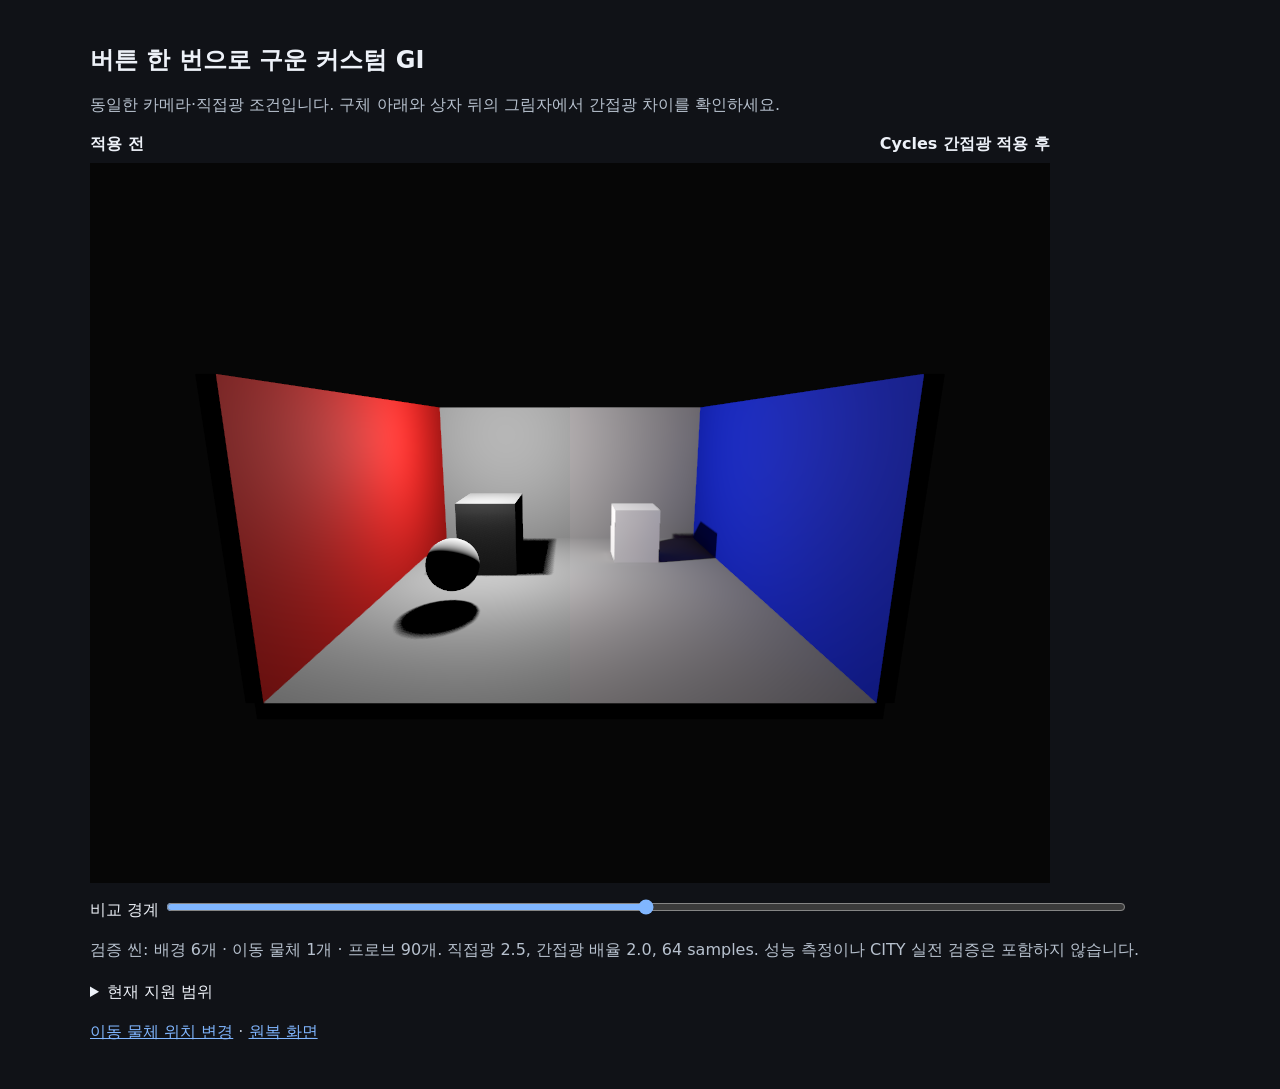
<file: dev/gi/demo/compare.html>
<!doctype html>
<html lang="ko">
<meta charset="utf-8">
<meta name="viewport" content="width=device-width, initial-scale=1">
<title>커스텀 GI · 실제 베이크 비교</title>
<style>
body{margin:0;background:#101217;color:#edf1f8;font:16px system-ui;padding:28px;max-width:1100px;margin:auto}h1{font-size:24px}p{color:#b7c1ce;line-height:1.6}.compare{position:relative;max-width:960px;aspect-ratio:4/3;background:#080808}.compare img{position:absolute;width:100%;height:100%;object-fit:contain}.compare #after{clip-path:inset(0 0 0 50%)}input{width:100%;max-width:960px;accent-color:#80b6ff}label{display:block;margin:14px 0}span{color:#80b6ff}.labels{display:flex;justify-content:space-between;max-width:960px;margin-bottom:8px}details{margin-top:20px}a{color:#80b6ff}
</style>
<h1>버튼 한 번으로 구운 커스텀 GI</h1>
<p>동일한 카메라·직접광 조건입니다. 구체 아래와 상자 뒤의 그림자에서 간접광 차이를 확인하세요.</p>
<div class="labels"><b>적용 전</b><b>Cycles 간접광 적용 후</b></div>
<div class="compare"><img src="before.png" alt="간접광 적용 전"><img id="after" src="after.png" alt="간접광 적용 후"></div>
<label>비교 경계 <input type="range" min="0" max="100" value="50" aria-label="적용 전후 비교 경계" oninput="document.querySelector('#after').style.clipPath='inset(0 0 0 '+this.value+'%)'"></label>
<p>검증 씬: 배경 6개 · 이동 물체 1개 · 프로브 90개. 직접광 2.5, 간접광 배율 2.0, 64 samples. 성능 측정이나 CITY 실전 검증은 포함하지 않습니다.</p>
<details><summary>현재 지원 범위</summary><p>작은 구역의 불투명 기본 재질·컬러 텍스처·CSG를 지원합니다. CITY의 도로/물 셰이더, 하늘 환경, 실제 게임 캐릭터 연결은 아직 지원하지 않습니다. 프로브는 여섯 방향의 간접광을 보간하며 벽 너머 빛샘 제어는 없습니다.</p></details>
<p><a href="moving_blue.png">이동 물체 위치 변경</a> · <a href="restored.png">원복 화면</a></p>
</html>
</file>
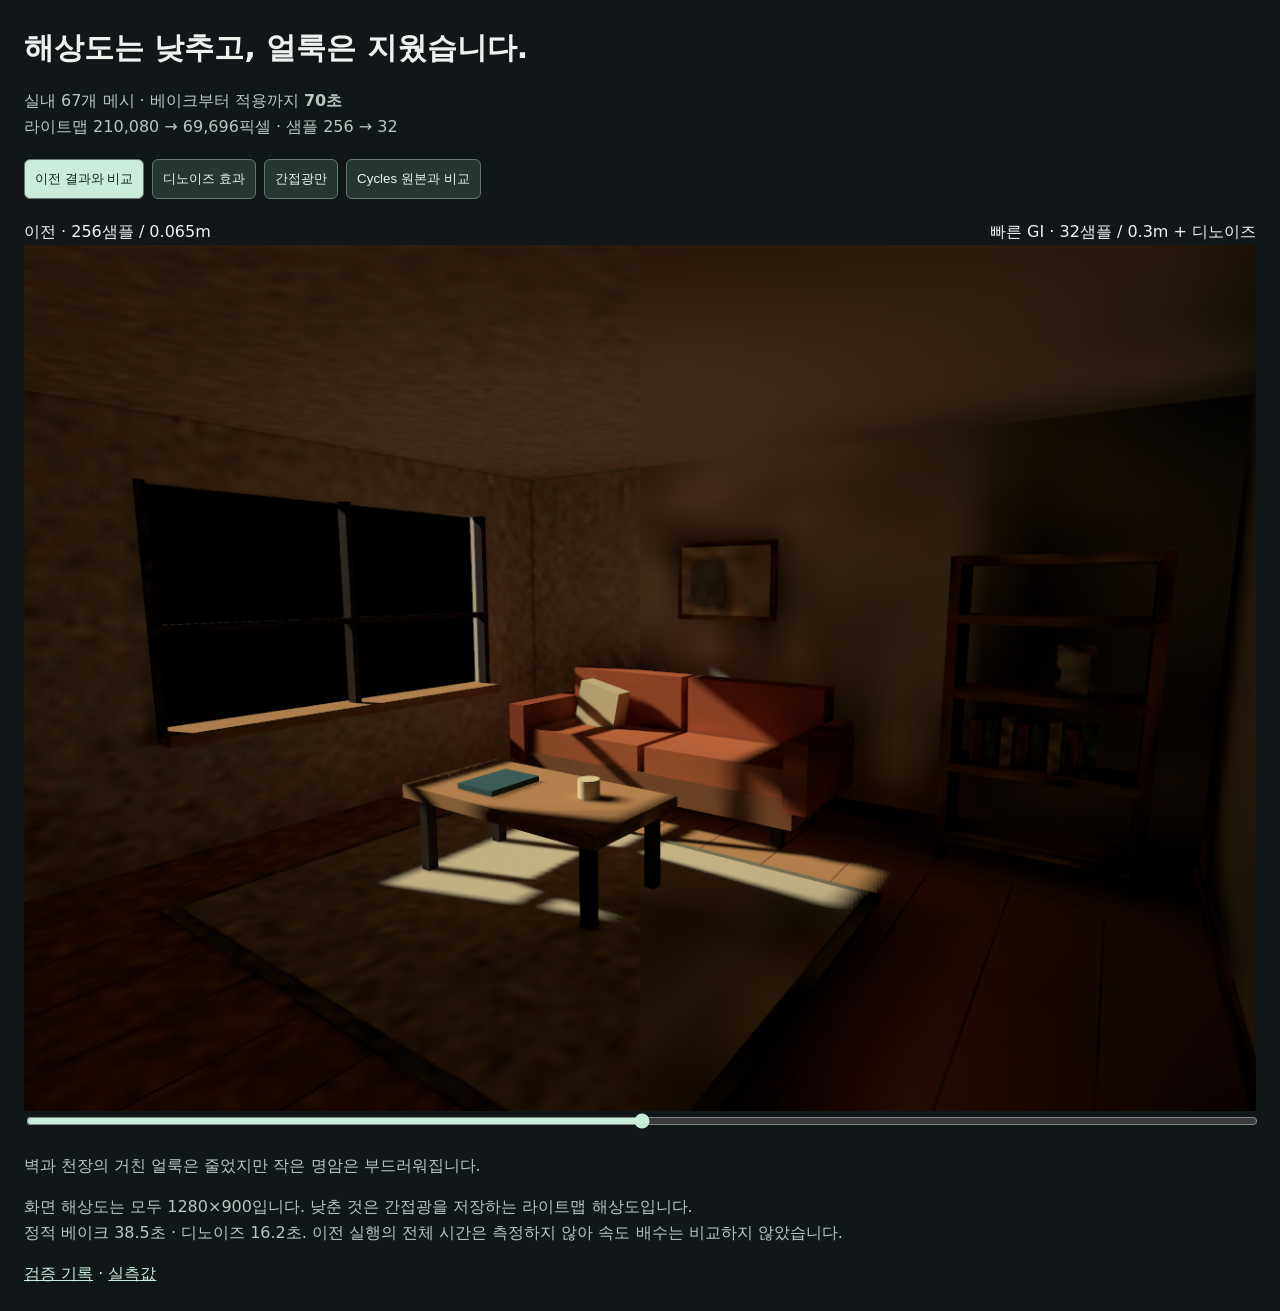
<file: dev/gi/fast/compare.html>
<!doctype html>
<html lang="ko"><meta charset="utf-8"><meta name="viewport" content="width=device-width,initial-scale=1">
<title>빠른 커스텀 GI 비교</title>
<style>
*{box-sizing:border-box}body{margin:0;background:#111719;color:#edf2ef;font:16px/1.6 system-ui}main{max-width:1320px;margin:auto;padding:24px}h1{margin:0;font-size:30px}p{color:#b6c7c0}nav{display:flex;gap:8px;flex-wrap:wrap;margin:20px 0}button{background:#263732;color:#edf2ef;border:1px solid #64776e;padding:10px;cursor:pointer;border-radius:6px}button[aria-pressed=true]{background:#c9edda;color:#13231b}.labels{display:flex;justify-content:space-between}.frame{position:relative;aspect-ratio:1280/900}.frame img{position:absolute;width:100%;height:100%}#right{clip-path:inset(0 0 0 50%)}input{width:100%;accent-color:#c9edda}a{color:#c9edda}
</style>
<main><h1>해상도는 낮추고, 얼룩은 지웠습니다.</h1>
<p>실내 67개 메시 · 베이크부터 적용까지 <strong>70초</strong><br>라이트맵 210,080 → 69,696픽셀 · 샘플 256 → 32</p>
<nav><button data-mode="previous" aria-pressed="true">이전 결과와 비교</button><button data-mode="raw" aria-pressed="false">디노이즈 효과</button><button data-mode="indirect" aria-pressed="false">간접광만</button><button data-mode="cycles" aria-pressed="false">Cycles 원본과 비교</button></nav>
<div class="labels"><span id="ll">이전 · 256샘플 / 0.065m</span><span id="rl">빠른 GI · 32샘플 / 0.3m + 디노이즈</span></div>
<div class="frame"><img id="left" src="../interior/godot_full.png" alt="이전 결과"><img id="right" src="denoised_full.png" alt="빠른 GI 결과"></div>
<input id="split" type="range" min="0" max="100" value="50" aria-label="비교 경계">
<p id="note">벽과 천장의 거친 얼룩은 줄었지만 작은 명암은 부드러워집니다.</p>
<p>화면 해상도는 모두 1280×900입니다. 낮춘 것은 간접광을 저장하는 라이트맵 해상도입니다.<br>정적 베이크 38.5초 · 디노이즈 16.2초. 이전 실행의 전체 시간은 측정하지 않아 속도 배수는 비교하지 않았습니다.</p>
<a href="REPORT.md">검증 기록</a> · <a href="metrics.json">실측값</a></main>
<script>
const modes={
previous:['../interior/godot_full.png','denoised_full.png','이전 · 256샘플 / 0.065m','빠른 GI · 32샘플 / 0.3m + 디노이즈','벽과 천장의 거친 얼룩은 줄었지만 작은 명암은 부드러워집니다.'],
raw:['raw_full.png','denoised_full.png','32샘플 · 디노이즈 전','32샘플 · 디노이즈 후','동일한 저해상도 베이크의 전후입니다. 낮은 샘플 수에서 생긴 큰 얼룩을 디노이즈가 줄입니다.'],
indirect:['raw_indirect.png','denoised_indirect.png','간접광 · 디노이즈 전','간접광 · 디노이즈 후','직접광을 꺼서 구운 간접광만 비교합니다. 작은 접촉부와 국소 명암의 뭉개짐도 확인하세요.'],
cycles:['../interior/cycles_full.png','denoised_full.png','Cycles · 512샘플 원본 렌더','Godot · 빠른 커스텀 GI','같은 방과 카메라입니다. 직접광과 그림자는 각 엔진이 계산하며, Godot에는 구운 간접광을 적용했습니다.']};
const left=document.querySelector('#left'),right=document.querySelector('#right'),split=document.querySelector('#split');
document.querySelectorAll('button').forEach(b=>b.onclick=()=>{const m=modes[b.dataset.mode];left.src=m[0];right.src=m[1];left.alt=document.querySelector('#ll').textContent=m[2];right.alt=document.querySelector('#rl').textContent=m[3];document.querySelector('#note').textContent=m[4];document.querySelectorAll('button').forEach(x=>x.setAttribute('aria-pressed',String(x===b)));});
split.oninput=()=>right.style.clipPath='inset(0 0 0 '+split.value+'%)';
</script></html>
</file>
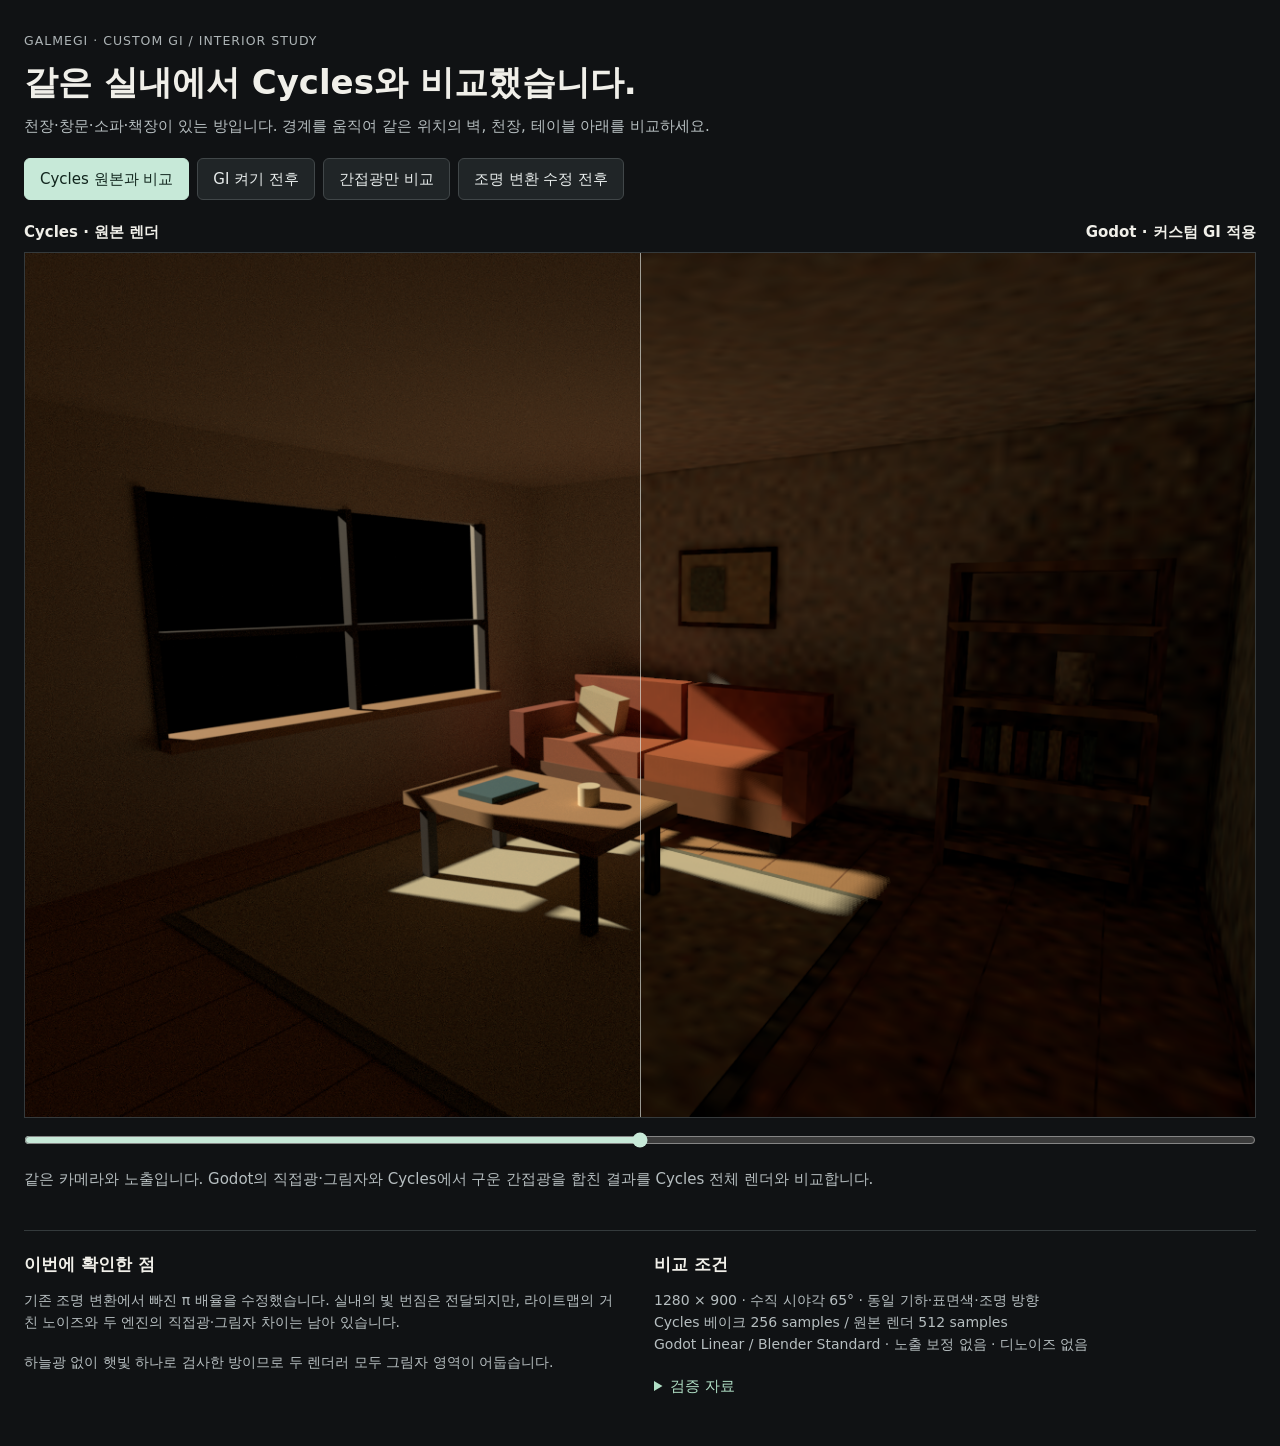
<file: dev/gi/interior/compare.html>
<!doctype html>
<html lang="ko">
<meta charset="utf-8">
<meta name="viewport" content="width=device-width,initial-scale=1">
<title>실내 커스텀 GI · Cycles 원본 비교</title>
<style>
*{box-sizing:border-box}body{margin:0;background:#101214;color:#f0efe9;font:15px/1.6 system-ui,sans-serif}main{max-width:1320px;margin:auto;padding:28px 24px 48px}small{color:#aeb5b7;letter-spacing:.08em}h1{font-size:clamp(23px,3vw,34px);line-height:1.3;margin:8px 0 10px}p{color:#b6bec0;max-width:900px;margin:10px 0 18px}nav{display:flex;gap:8px;flex-wrap:wrap;margin:20px 0}button{font:inherit;padding:8px 15px;border:1px solid #414749;background:#202527;color:#e7eceb;border-radius:6px;cursor:pointer}button[aria-pressed=true]{background:#c7e9d8;color:#11251d;border-color:#c7e9d8}.labels{display:flex;justify-content:space-between;gap:16px;font-weight:600;margin:0 0 8px}.frame{position:relative;aspect-ratio:1280/900;background:black;border:1px solid #353a3c;overflow:hidden}.frame img{position:absolute;display:block;width:100%;height:100%;object-fit:contain}#right{clip-path:inset(0 0 0 50%)}#line{position:absolute;left:50%;height:100%;width:1px;background:#e7eee9a0;pointer-events:none}input{width:100%;accent-color:#c7e9d8;margin:14px 0 0}#explanation{min-height:3em;margin-top:12px}.notes{border-top:1px solid #343a3c;padding-top:20px;display:grid;grid-template-columns:1fr 1fr;gap:28px}.notes h2{font-size:17px;margin:0 0 8px}.notes p{font-size:14px}a{color:#b0dfc5}details{margin-top:8px}summary{cursor:pointer;color:#b0dfc5}@media(max-width:700px){main{padding:20px 12px}.notes{grid-template-columns:1fr}.labels{font-size:13px}button{font-size:13px;padding:8px 10px}}
</style>
<main>
<small>GALMEGI · CUSTOM GI / INTERIOR STUDY</small>
<h1>같은 실내에서 Cycles와 비교했습니다.</h1>
<p>천장·창문·소파·책장이 있는 방입니다. 경계를 움직여 같은 위치의 벽, 천장, 테이블 아래를 비교하세요.</p>
<nav aria-label="비교 종류">
<button data-mode="reference" aria-pressed="true">Cycles 원본과 비교</button>
<button data-mode="effect" aria-pressed="false">GI 켜기 전후</button>
<button data-mode="indirect" aria-pressed="false">간접광만 비교</button>
<button data-mode="fix" aria-pressed="false">조명 변환 수정 전후</button>
</nav>
<div class="labels"><span id="leftLabel">Cycles · 원본 렌더</span><span id="rightLabel">Godot · 커스텀 GI 적용</span></div>
<div class="frame"><img id="left" src="cycles_full.png" alt="Cycles 원본 렌더"><img id="right" src="godot_full.png" alt="Godot 커스텀 GI 적용"><div id="line"></div></div>
<label><input id="split" type="range" min="0" max="100" value="50" aria-label="두 이미지의 비교 경계"></label>
<p id="explanation">같은 카메라와 노출입니다. Godot의 직접광·그림자와 Cycles에서 구운 간접광을 합친 결과를 Cycles 전체 렌더와 비교합니다.</p>
<div class="notes">
<section><h2>이번에 확인한 점</h2><p>기존 조명 변환에서 빠진 π 배율을 수정했습니다. 실내의 빛 번짐은 전달되지만, 라이트맵의 거친 노이즈와 두 엔진의 직접광·그림자 차이는 남아 있습니다.</p><p>하늘광 없이 햇빛 하나로 검사한 방이므로 두 렌더러 모두 그림자 영역이 어둡습니다.</p></section>
<section><h2>비교 조건</h2><p>1280 × 900 · 수직 시야각 65° · 동일 기하·표면색·조명 방향<br>Cycles 베이크 256 samples / 원본 렌더 512 samples<br>Godot Linear / Blender Standard · 노출 보정 없음 · 디노이즈 없음</p><details><summary>검증 자료</summary><p><a href="REPORT.md">판단과 남은 문제</a> · <a href="comparison_metrics.json">측정값</a> · <a href="reference_stats.json">메시·렌더 설정</a></p></details></section>
</div>
</main>
<script>
const modes={reference:['cycles_full.png','godot_full.png','Cycles · 원본 렌더','Godot · 커스텀 GI 적용','같은 카메라와 노출입니다. Godot의 직접광·그림자와 Cycles에서 구운 간접광을 합친 결과를 Cycles 전체 렌더와 비교합니다.'],effect:['godot_direct.png','godot_full.png','Godot · 직접광만','Godot · 간접광 추가','조명과 카메라를 유지한 상태에서 간접광만 추가했습니다. 천장과 벽, 책장 안쪽, 테이블 아래를 보세요.'],indirect:['cycles_indirect.png','godot_indirect.png','Cycles · 간접광 패스','Godot · 구운 간접광','직접광을 제외했습니다. 큰 밝기 흐름은 유사하지만, 낮은 해상도의 베이크 노이즈가 큰 얼룩으로 나타납니다.'],fix:['before_units_godot_full.png','godot_full.png','조명 변환 수정 전','π 배율 누락 수정 후','같은 Godot 직접광과 카메라입니다. 누락된 조명 단위 변환을 바로잡아 간접광을 다시 구웠습니다.']};
const left=document.querySelector('#left'),right=document.querySelector('#right'),split=document.querySelector('#split');
document.querySelectorAll('button[data-mode]').forEach(button=>button.onclick=()=>{const m=modes[button.dataset.mode];left.src=m[0];right.src=m[1];left.alt=document.querySelector('#leftLabel').textContent=m[2];right.alt=document.querySelector('#rightLabel').textContent=m[3];document.querySelector('#explanation').textContent=m[4];document.querySelectorAll('button[data-mode]').forEach(b=>b.setAttribute('aria-pressed',b===button));});
split.oninput=()=>{right.style.clipPath=`inset(0 0 0 ${split.value}%)`;document.querySelector('#line').style.left=split.value+'%';};
</script>
</html>
</file>
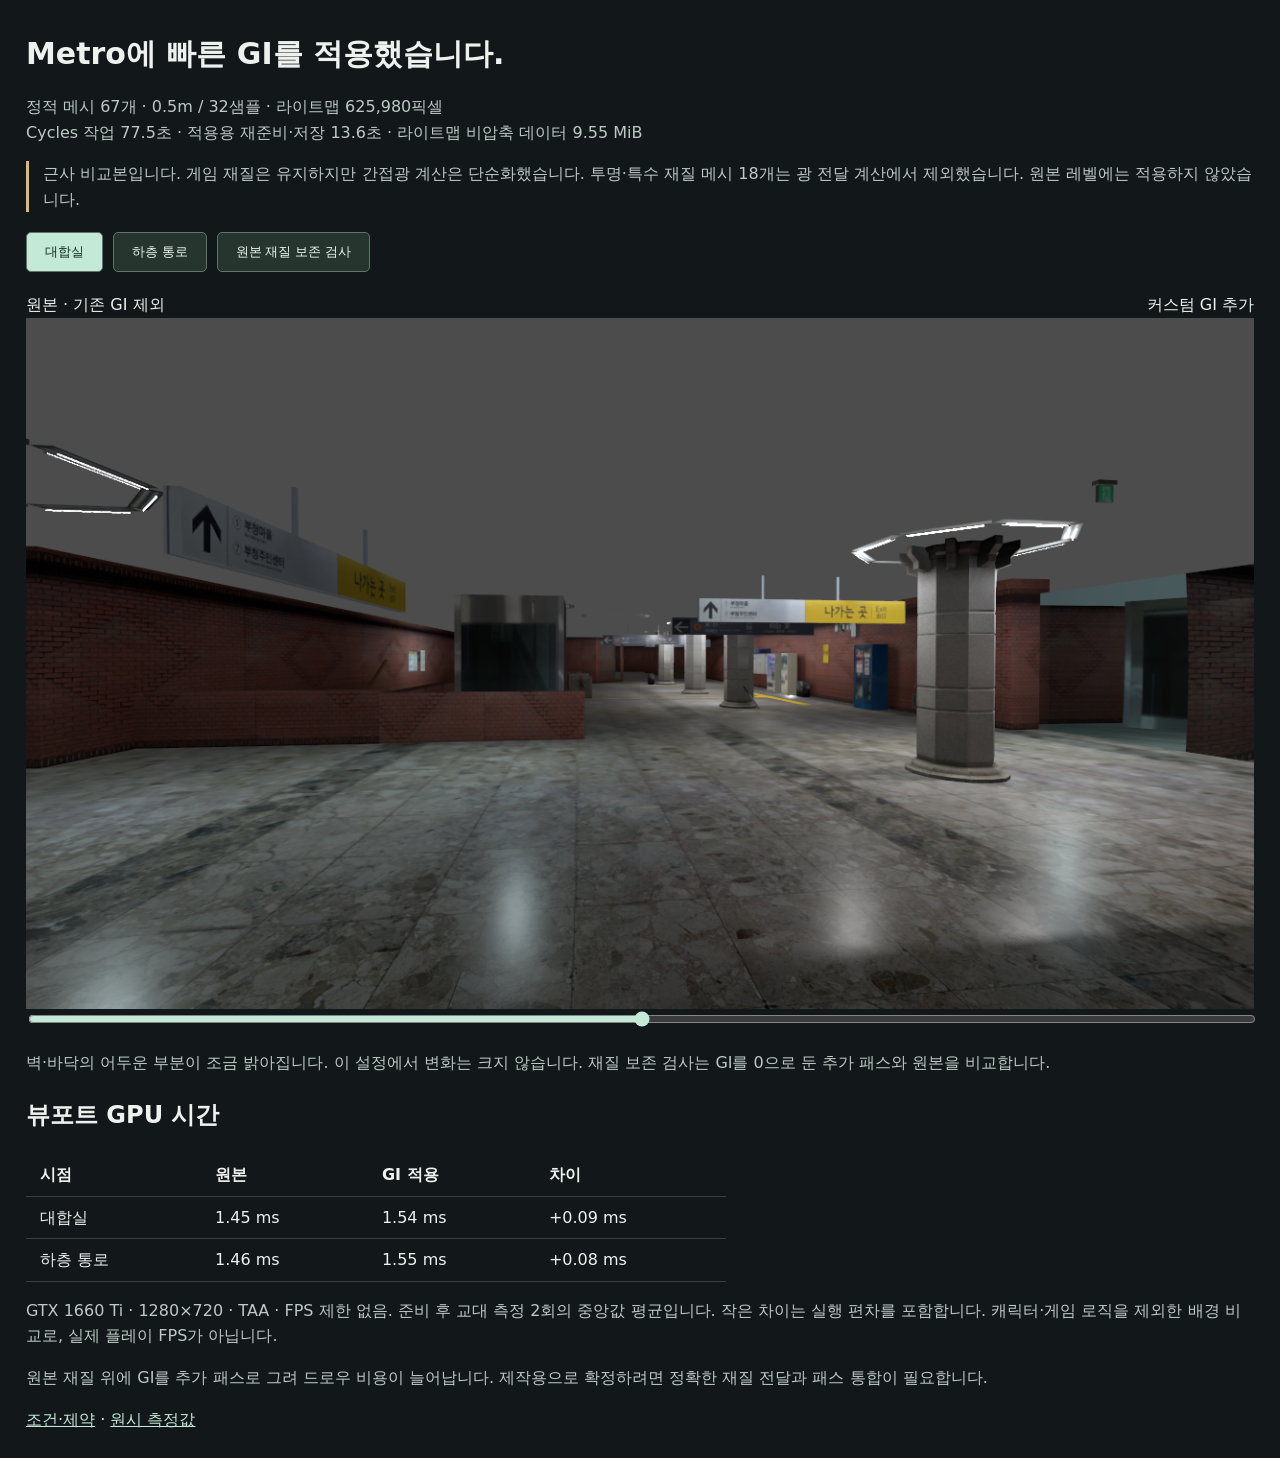
<file: dev/gi/metro/compare.html>
<!doctype html><html lang="ko"><meta charset="utf-8"><meta name="viewport" content="width=device-width,initial-scale=1">
<title>Metro · 빠른 GI 실측 비교</title>
<style>
*{box-sizing:border-box}body{margin:0;background:#121719;color:#eef2ef;font:16px/1.6 system-ui}main{max-width:1320px;margin:auto;padding:26px}h1{font-size:30px;margin:4px 0}p{color:#bdc9c4}.warning{border-left:3px solid #dcb976;padding-left:14px}nav{display:flex;gap:10px;margin:20px 0;flex-wrap:wrap}button{padding:10px 18px;background:#26352e;color:#edf7f1;border:1px solid #60766a;border-radius:5px;cursor:pointer}button[aria-pressed=true]{background:#c4e9d6;color:#173023}.labels{display:flex;justify-content:space-between}.frame{position:relative;aspect-ratio:16/9;background:#000}.frame img{position:absolute;width:100%;height:100%}#right{clip-path:inset(0 0 0 50%)}input{width:100%;accent-color:#c4e9d6}table{border-collapse:collapse;width:100%;max-width:700px}th,td{padding:8px 14px;border-bottom:1px solid #34443c;text-align:left}a{color:#c4e9d6}
</style><main><h1>Metro에 빠른 GI를 적용했습니다.</h1>
<p>정적 메시 67개 · 0.5m / 32샘플 · 라이트맵 625,980픽셀<br>Cycles 작업 77.5초 · 적용용 재준비·저장 13.6초 · 라이트맵 비압축 데이터 9.55 MiB</p>
<p class="warning">근사 비교본입니다. 게임 재질은 유지하지만 간접광 계산은 단순화했습니다. 투명·특수 재질 메시 18개는 광 전달 계산에서 제외했습니다. 원본 레벨에는 적용하지 않았습니다.</p>
<nav><button data-view="1" aria-pressed="true">대합실</button><button data-view="2" aria-pressed="false">하층 통로</button><button id="control" aria-pressed="false">원본 재질 보존 검사</button></nav>
<div class="labels"><span>원본 · 기존 GI 제외</span><span id="rightLabel">커스텀 GI 추가</span></div>
<div class="frame"><img id="left" src="before_1.png" alt="원본"><img id="right" src="after_1.png" alt="커스텀 GI"></div>
<input id="split" type="range" min="0" max="100" value="50" aria-label="전후 경계">
<p>벽·바닥의 어두운 부분이 조금 밝아집니다. 이 설정에서 변화는 크지 않습니다. 재질 보존 검사는 GI를 0으로 둔 추가 패스와 원본을 비교합니다.</p>
<h2>뷰포트 GPU 시간</h2><table><thead><tr><th>시점</th><th>원본</th><th>GI 적용</th><th>차이</th></tr></thead><tbody><tr><td>대합실</td><td>1.45 ms</td><td>1.54 ms</td><td>+0.09 ms</td></tr><tr><td>하층 통로</td><td>1.46 ms</td><td>1.55 ms</td><td>+0.08 ms</td></tr></tbody></table>
<p>GTX 1660 Ti · 1280×720 · TAA · FPS 제한 없음. 준비 후 교대 측정 2회의 중앙값 평균입니다. 작은 차이는 실행 편차를 포함합니다. 캐릭터·게임 로직을 제외한 배경 비교로, 실제 플레이 FPS가 아닙니다.</p>
<p>원본 재질 위에 GI를 추가 패스로 그려 드로우 비용이 늘어납니다. 제작용으로 확정하려면 정확한 재질 전달과 패스 통합이 필요합니다.</p>
<a href="README.md">조건·제약</a> · <a href="metrics.json">원시 측정값</a></main>
<script>
let view=1,control=false;
const left=document.querySelector('#left'),right=document.querySelector('#right');
function update(){left.src='before_'+view+'.png';right.src=(control?'material_control_':'after_')+view+'.png';document.querySelector('#rightLabel').textContent=control?'원본 재질 + GI 0 대조':'커스텀 GI 추가';}
document.querySelectorAll('[data-view]').forEach(b=>b.onclick=()=>{view=Number(b.dataset.view);document.querySelectorAll('[data-view]').forEach(x=>x.setAttribute('aria-pressed',String(x===b)));update();});
document.querySelector('#control').onclick=function(){control=!control;this.setAttribute('aria-pressed',String(control));update();};
document.querySelector('#split').oninput=function(){right.style.clipPath='inset(0 0 0 '+this.value+'%)';};
</script></html>
</file>
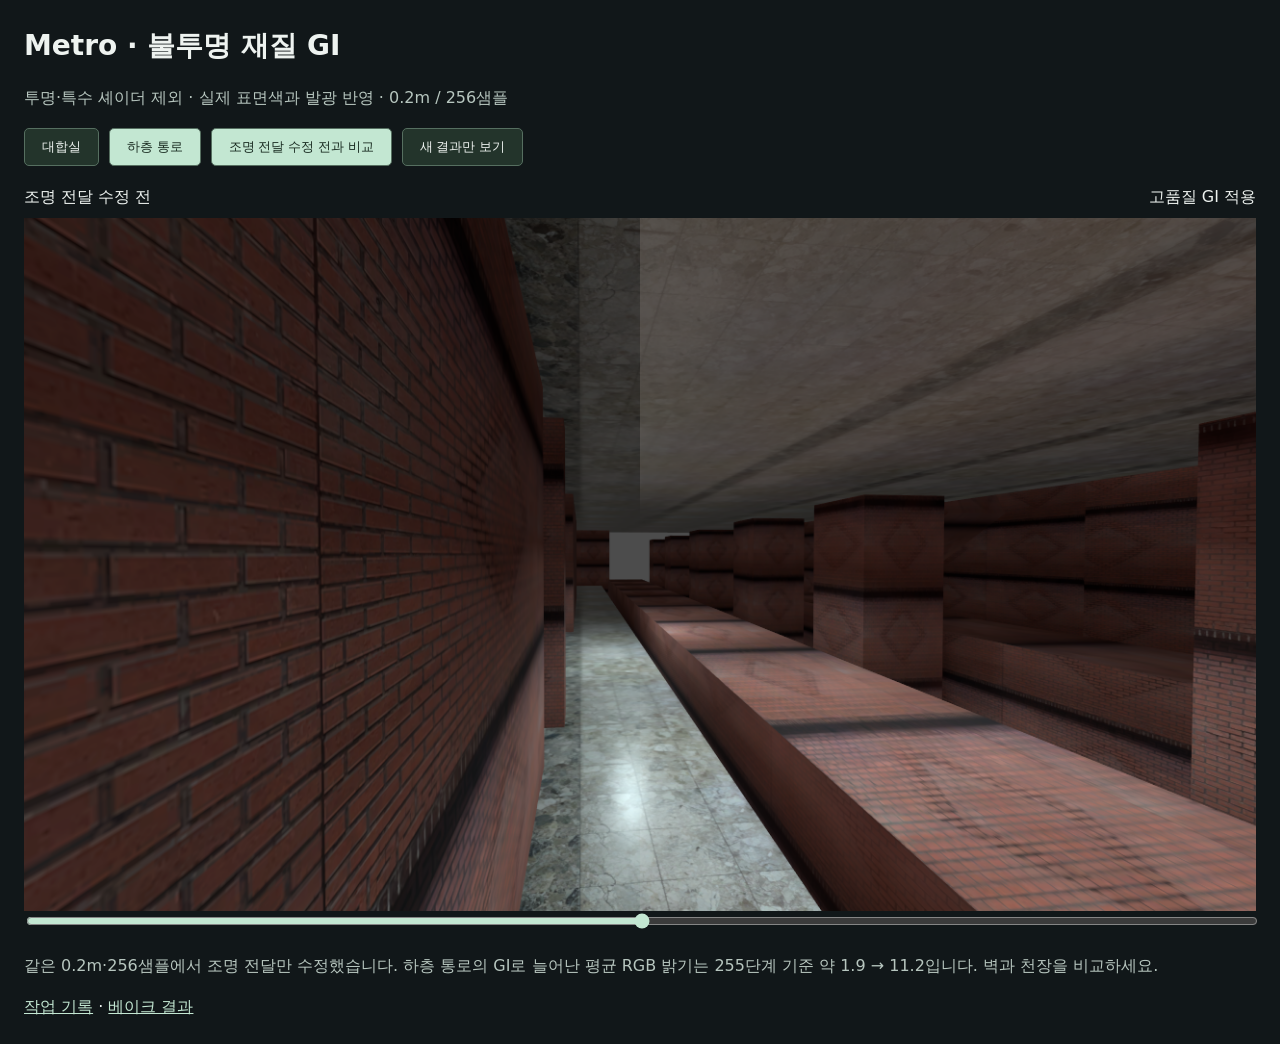
<file: dev/gi/metro_quality/compare.html>
<!doctype html><html lang="ko"><meta charset="utf-8"><meta name="viewport" content="width=device-width,initial-scale=1">
<title>Metro · 불투명 재질 GI</title>
<style>
*{box-sizing:border-box}body{margin:0;background:#111719;color:#eef3f0;font:16px/1.6 system-ui}main{max-width:1440px;margin:auto;padding:24px}h1{font-size:28px;margin:0}p{color:#b7c6bf}nav{display:flex;gap:10px;flex-wrap:wrap;margin:18px 0}button{padding:9px 17px;border:1px solid #566f60;border-radius:5px;background:#23342b;color:#eef3f0;cursor:pointer}button[aria-pressed=true]{background:#c3e7d2;color:#192b21}.frame{position:relative;aspect-ratio:16/9;background:#080a09}.frame img{position:absolute;width:100%;height:100%}#right{clip-path:inset(0 0 0 50%)}.labels{display:flex;justify-content:space-between;margin:8px 0}input{width:100%;accent-color:#c3e7d2}a{color:#c3e7d2}
</style><main><h1>Metro · 불투명 재질 GI</h1>
<p>투명·특수 셰이더 제외 · 실제 표면색과 발광 반영 · 0.2m / 256샘플</p>
<nav><button data-view="1" aria-pressed="true">대합실</button><button data-view="2" aria-pressed="false">하층 통로</button><button id="previous" aria-pressed="false">이전 근사 결과와 비교</button><button id="full">새 결과만 보기</button></nav>
<div class="labels"><span id="leftLabel">GI 적용 전</span><span>고품질 GI 적용</span></div>
<div class="frame"><img id="left" src="before_1.png" alt="적용 전"><img id="right" src="after_1.png" alt="고품질 GI 적용"></div>
<input id="split" type="range" min="0" max="100" value="50" aria-label="비교 경계">
<p>같은 0.2m·256샘플에서 조명 전달만 수정했습니다. 하층 통로의 GI로 늘어난 평균 RGB 밝기는 255단계 기준 약 1.9 → 11.2입니다. 벽과 천장을 비교하세요.</p>
<a href="README.md">작업 기록</a> · <a href="metrics.json">베이크 결과</a></main>
<script>
let view=2,previous=true;
const left=document.querySelector('#left'),right=document.querySelector('#right'),split=document.querySelector('#split');
function update(){left.src=(previous?'before_fix_after_':'before_')+view+'.png';right.src='after_'+view+'.png';document.querySelector('#leftLabel').textContent=previous?'조명 전달 수정 전':'GI 적용 전';}
document.querySelectorAll('[data-view]').forEach(b=>b.onclick=()=>{view=Number(b.dataset.view);document.querySelectorAll('[data-view]').forEach(x=>x.setAttribute('aria-pressed',String(x===b)));update();});
document.querySelector('#previous').onclick=function(){previous=!previous;this.setAttribute('aria-pressed',String(previous));update();};
split.oninput=()=>right.style.clipPath='inset(0 0 0 '+split.value+'%)';
document.querySelector('#full').onclick=()=>{split.value=0;split.oninput();};
document.querySelector('#previous').textContent='조명 전달 수정 전과 비교';
document.querySelector('#previous').setAttribute('aria-pressed','true');
document.querySelectorAll('[data-view]').forEach(b=>b.setAttribute('aria-pressed',String(Number(b.dataset.view)===view)));
update();
</script></html>
</file>
<file: style.css>
/* Galmegi — 공통 스타일
   빌드 과정 없음. 이 파일만 고치면 index.html / devlog.html 양쪽에 반영됨. */

:root {
  --bg:        #0d0c0b;
  --bg-raised: #161513;
  --line:      #2c2926;
  --text:      #ddd6cc;
  --text-dim:  #8b837a;
  --accent:    #c8452f;   /* 붉은 강조 */
  --accent-dim:#7a2a1d;
  --max:       860px;
}

* { box-sizing: border-box; }

html {
  scroll-behavior: smooth;
}

body {
  margin: 0;
  background: var(--bg);
  color: var(--text);
  font-family: "Pretendard", "Apple SD Gothic Neo", "Malgun Gothic", system-ui, sans-serif;
  font-size: 17px;
  line-height: 1.75;
  word-break: keep-all;      /* 한국어 어절 단위 줄바꿈 */
  overflow-wrap: break-word;
}

img { max-width: 100%; height: auto; display: block; }

a { color: var(--text); text-decoration-color: var(--accent-dim); text-underline-offset: 3px; }
a:hover { color: #fff; text-decoration-color: var(--accent); }

/* ── 한/영 전환 (JS 없음) ───────────────────────────────
   .ko 와 .en 을 나란히 두면 모드에 따라 한쪽만 보인다.
   class 를 안 붙인 요소는 두 모드에서 그대로 보인다 → 번역 없는
   개발일지 본문은 그냥 class 없이 쓰면 한국어로 남는다. */
.en { display: none; }
body:has(#lang-en:checked) .ko { display: none; }
body:has(#lang-en:checked) .en { display: revert; }

.lang-toggle {
  position: fixed;
  top: 14px; right: 14px;
  z-index: 10;
  padding: 6px 14px;
  font-size: 13px;
  letter-spacing: .08em;
  color: var(--text-dim);
  background: rgba(13,12,11,.85);
  border: 1px solid var(--line);
  border-radius: 999px;
  cursor: pointer;
  user-select: none;
  backdrop-filter: blur(6px);
}
.lang-toggle:hover { color: var(--text); border-color: var(--accent-dim); }

/* ── 레이아웃 ───────────────────────────────────────── */
.wrap { max-width: var(--max); margin: 0 auto; padding: 0 24px; }

section { padding: 72px 0; border-top: 1px solid var(--line); }
section:first-of-type { border-top: 0; }

h1, h2, h3 { line-height: 1.3; font-weight: 700; }
h2 {
  font-size: 15px;
  letter-spacing: .18em;
  text-transform: uppercase;
  color: var(--accent);
  margin: 0 0 28px;
}
h3 { font-size: 19px; margin: 0 0 8px; }
p { margin: 0 0 1.1em; }

/* ── 사이트 헤더 / 내비 ─────────────────────────────── */
.site-nav {
  display: flex;
  flex-wrap: wrap;
  gap: 22px;
  align-items: baseline;
  padding: 20px 0;
  font-size: 14px;
  letter-spacing: .04em;
}
.site-nav .brand { font-weight: 700; letter-spacing: .1em; margin-right: auto; }
.site-nav a { white-space: nowrap; color: var(--text-dim); text-decoration: none; }
.site-nav a:hover, .site-nav a[aria-current="page"] { color: var(--text); }

/* ── 히어로 ─────────────────────────────────────────── */
.hero { padding: 80px 0 72px; text-align: center; }
.hero h1 {
  font-size: clamp(52px, 13vw, 104px);
  letter-spacing: .04em;
  margin: 0 0 4px;
}
.hero .sub {
  font-size: 15px;
  letter-spacing: .3em;
  color: var(--text-dim);
  margin: 0 0 28px;
}
.hero .logline {
  font-size: clamp(18px, 3.4vw, 22px);
  color: var(--text);
  max-width: 34em;
  margin: 0 auto 36px;
}
.hero .status {
  display: inline-block;
  padding: 5px 14px;
  font-size: 13px;
  letter-spacing: .1em;
  color: var(--accent);
  border: 1px solid var(--accent-dim);
  border-radius: 999px;
}

/* ── 특징 카드 ──────────────────────────────────────── */
.features {
  display: grid;
  grid-template-columns: repeat(auto-fit, minmax(320px, 1fr));
  gap: 20px;
}
.features li {
  list-style: none;
  padding: 22px;
  background: var(--bg-raised);
  border: 1px solid var(--line);
  border-radius: 4px;
}
.features p { margin: 0; font-size: 15px; color: var(--text-dim); }
.features ul, .features { padding-left: 0; }

/* ── 스크린샷 갤러리 ────────────────────────────────── */
.shots {
  display: grid;
  grid-template-columns: repeat(auto-fill, minmax(260px, 1fr));
  gap: 12px;
  padding: 0;
  margin: 0;
}
.shots li { list-style: none; }
.shots a { display: block; }
.shots img {
  width: 100%;
  aspect-ratio: 16 / 9;
  object-fit: cover;
  border: 1px solid var(--line);
  border-radius: 3px;
  transition: border-color .15s, opacity .15s;
}
.shots a:hover img { border-color: var(--accent); opacity: .88; }

/* img/ 가 아직 비어 있을 때 자리만 잡아두는 상자.
   실제 이미지를 넣으면 이 <li class="slot"> 을 <li><a><img></a></li> 로 교체할 것. */
.slot {
  aspect-ratio: 16 / 9;
  display: grid;
  place-items: center;
  font-size: 13px;
  color: #4a4540;
  background: var(--bg-raised);
  border: 1px dashed var(--line);
  border-radius: 3px;
}

/* ── 링크 목록 ──────────────────────────────────────── */
.links { padding: 0; margin: 0; display: grid; gap: 1px; background: var(--line); border: 1px solid var(--line); border-radius: 4px; overflow: hidden; }
.links li {
  list-style: none;
  display: flex;
  align-items: baseline;
  gap: 12px;
  padding: 16px 20px;
  background: var(--bg-raised);
}
.links .label { font-size: 14px; letter-spacing: .1em; color: var(--text-dim); flex: 0 0 9.5em; }
.links a { font-weight: 600; }
.links .pending { color: #57514a; font-style: normal; }

/* ── 개발일지 ───────────────────────────────────────── */
.devlog article {
  padding: 44px 0;
  border-top: 1px solid var(--line);
}
.devlog article:first-of-type { border-top: 0; padding-top: 0; }
.devlog time {
  display: block;
  font-size: 13px;
  letter-spacing: .14em;
  color: var(--accent);
  margin-bottom: 6px;
}
.devlog h2 {
  font-size: 26px;
  letter-spacing: 0;
  text-transform: none;
  color: var(--text);
  margin: 0 0 16px;
}
.devlog figure { margin: 24px 0; }
.devlog figcaption {
  font-size: 13px;
  color: var(--text-dim);
  margin-top: 8px;
}
.devlog img { border: 1px solid var(--line); border-radius: 3px; }

/* 유튜브 플레이어 — 가로폭에 맞춰 16:9 로 늘어난다 */
.embed {
  aspect-ratio: 16 / 9;
  background: #000;
  border: 1px solid var(--line);
  border-radius: 3px;
  overflow: hidden;
}
.embed iframe { width: 100%; height: 100%; border: 0; display: block; }

/* ── 콘텐츠 경고 / 푸터 ─────────────────────────────── */
.notice {
  font-size: 13px;
  color: var(--text-dim);
  border-left: 2px solid var(--accent-dim);
  padding-left: 14px;
  margin: 0 0 32px;
}
footer {
  padding: 40px 0 64px;
  border-top: 1px solid var(--line);
  font-size: 13px;
  color: var(--text-dim);
}

@media (max-width: 560px) {
  body { font-size: 16px; }
  section { padding: 56px 0; }
  .wrap { padding: 0 18px; }
  /* 링크 라벨/값을 두 줄로 */
  .links li { flex-direction: column; gap: 2px; }
  .links .label { flex: none; }
}

/* 언어 토글은 화면 오른쪽에 고정돼 있다. 화면이 좁아져 본문 영역이
   토글 자리까지 밀려오면 내비 링크가 그 밑에 깔리므로 자리를 비워둔다.
   860(본문) + 48(좌우 여백) + 210(토글 양쪽) ≈ 1120px 아래부터 겹친다. */
@media (max-width: 1120px) {
  .site-nav { padding-right: 112px; }
}

/* 외부 사이트 링크 아이콘 */
.links .label { display: inline-flex; align-items: center; gap: 10px; }
.link-icon { flex: 0 0 22px; }
</file>
